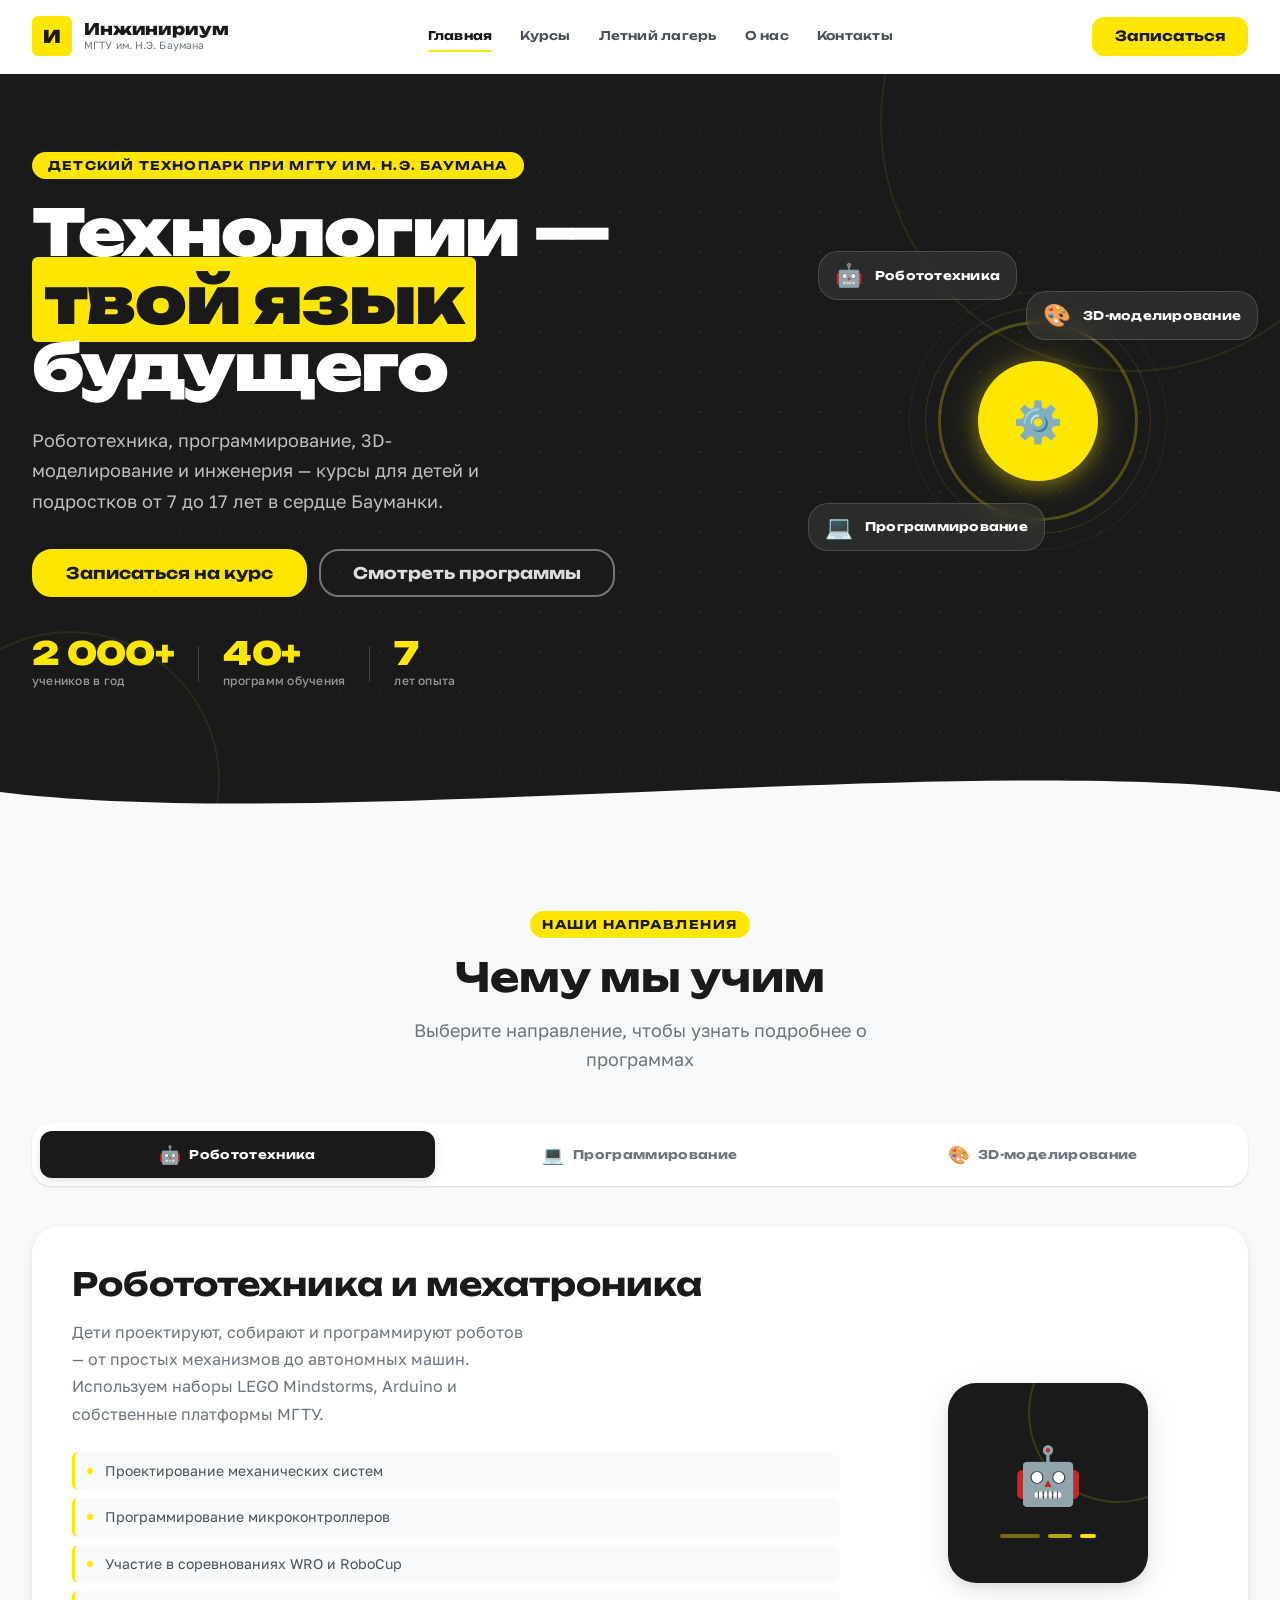
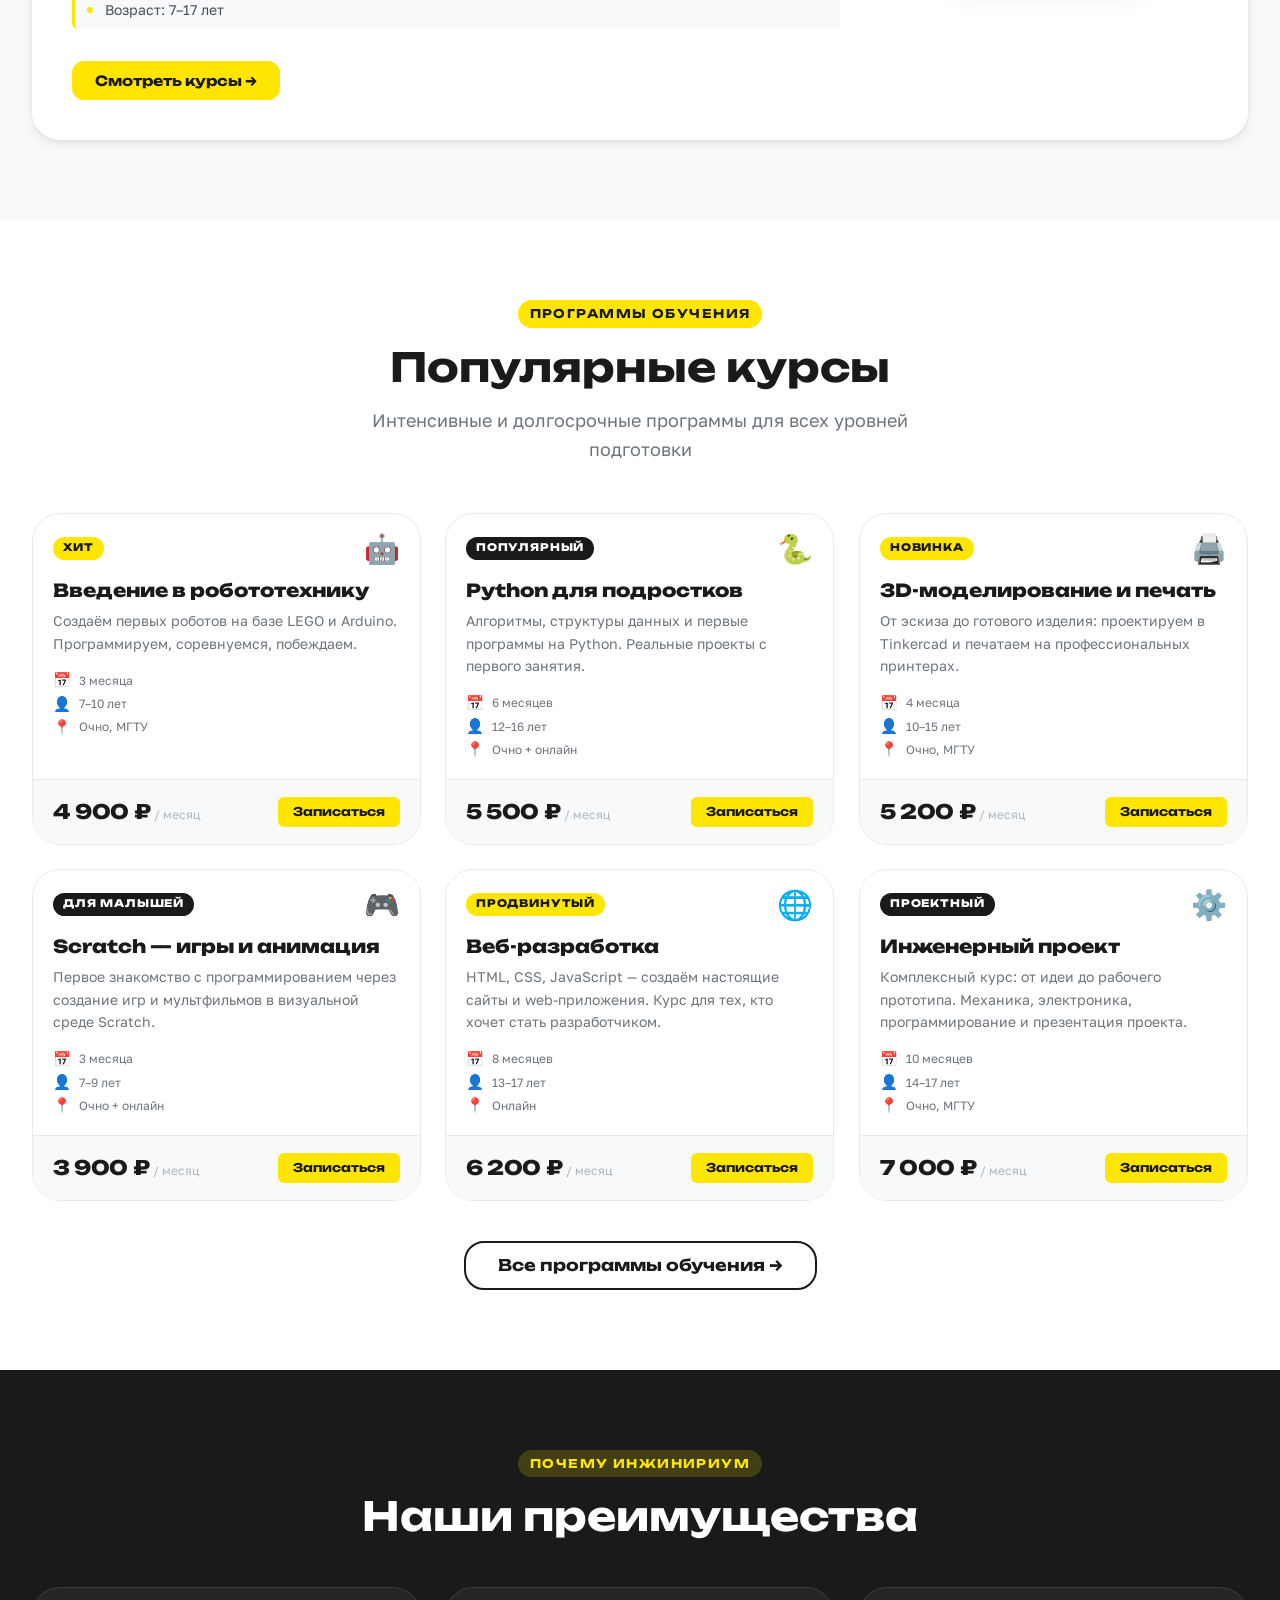
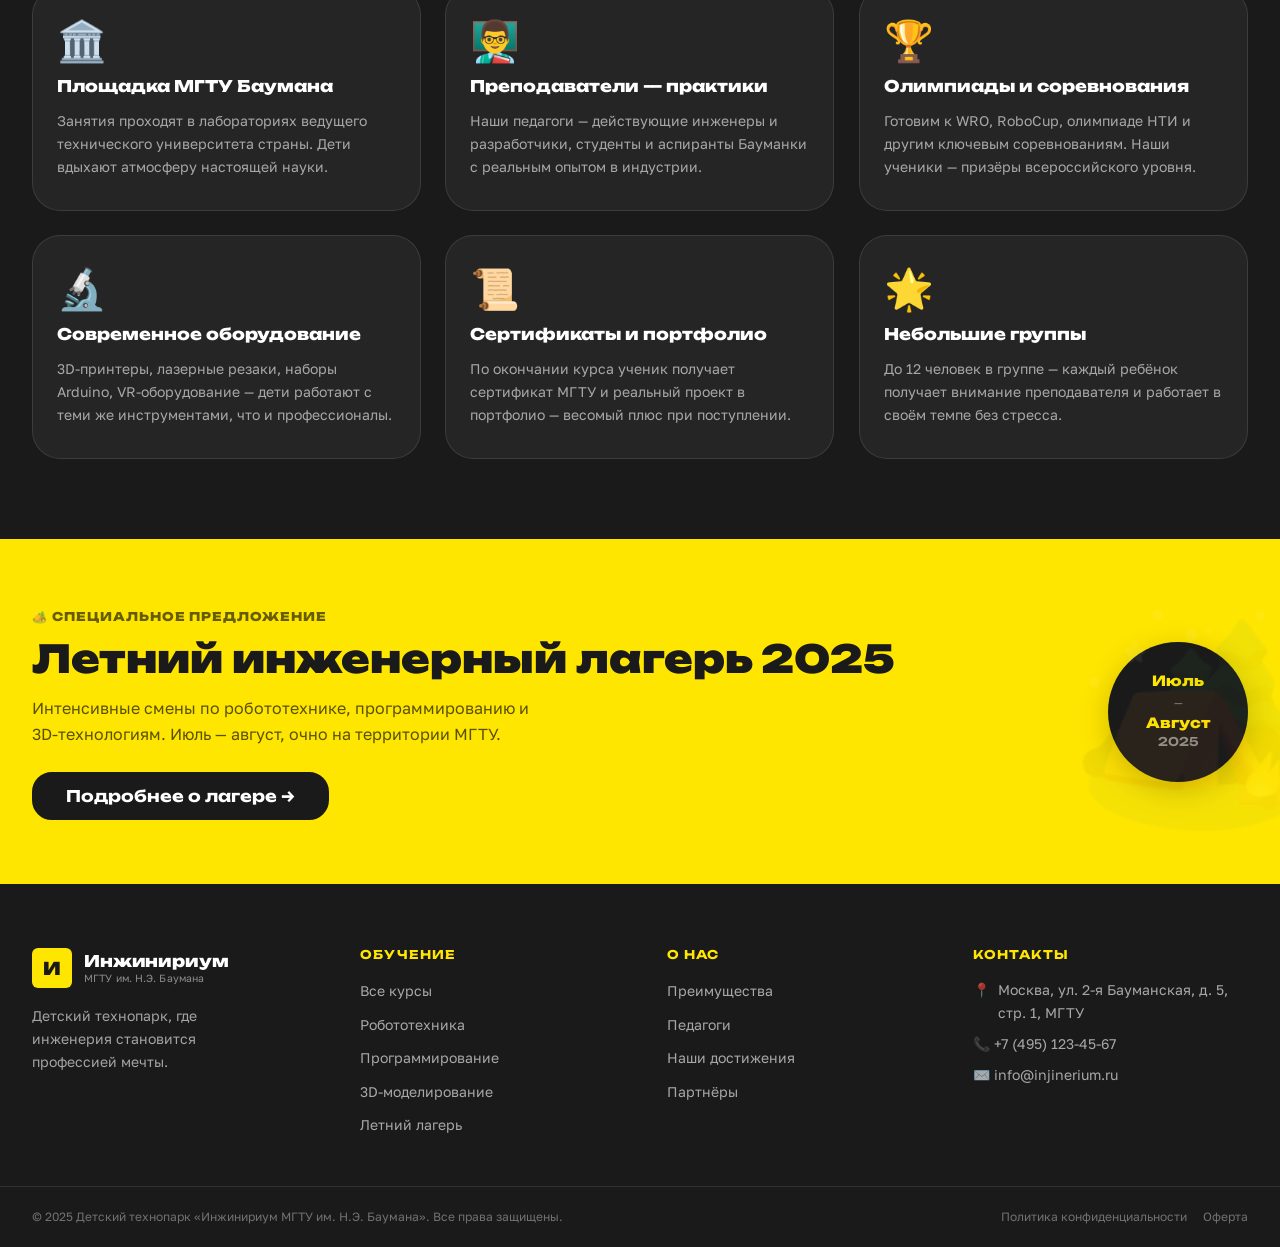
<file: index.html>
<!DOCTYPE html>
<html lang="ru">
<head>
  <meta charset="UTF-8" />
  <meta name="viewport" content="width=device-width, initial-scale=1.0" />
  <title>Инжинириум МГТУ им. Н.Э. Баумана — Детский технопарк (Редизайн)</title>
  <meta name="description" content="Детский технопарк Инжинириум при МГТУ им. Н.Э. Баумана — программы по робототехнике, программированию и 3D-моделированию для детей и подростков." />
  <link rel="stylesheet" href="css/global.css" />
  <link rel="stylesheet" href="css/index.css" />
  <link rel="preconnect" href="https://fonts.googleapis.com" />
  <link rel="preconnect" href="https://fonts.gstatic.com" crossorigin />
  <link href="https://fonts.googleapis.com/css2?family=Unbounded:wght@400;600;700;900&family=Golos+Text:wght@400;500;600&display=swap" rel="stylesheet" />
</head>
<body>

  <!-- ═══════════════════════════════════════════
       HEADER — фиксированная шапка
  ═══════════════════════════════════════════ -->
  <header class="site-header" id="siteHeader">
    <div class="container header-inner">

      <!-- Логотип -->
      <a href="index.html" class="header-logo" aria-label="На главную">
        <span class="logo-badge">И</span>
        <span class="logo-text">
          <strong>Инжинириум</strong>
          <span>МГТУ им. Н.Э. Баумана</span>
        </span>
      </a>

      <!-- Навигация -->
      <nav class="main-nav" aria-label="Основная навигация">
        <ul class="nav-list" role="list">
          <li><a href="index.html" class="nav-link active" aria-current="page">Главная</a></li>
          <li><a href="#courses" class="nav-link">Курсы</a></li>
          <li><a href="summer-camp.html" class="nav-link">Летний лагерь</a></li>
          <li><a href="#advantages" class="nav-link">О нас</a></li>
          <li><a href="#footer" class="nav-link">Контакты</a></li>
        </ul>
      </nav>

      <!-- CTA + бургер -->
      <div class="header-actions">
        <button class="btn btn-primary" id="headerCta" aria-haspopup="dialog">
          Записаться
        </button>
        <button class="burger" id="burgerBtn" aria-label="Открыть меню" aria-expanded="false" aria-controls="mobileMenu">
          <span></span><span></span><span></span>
        </button>
      </div>
    </div>

    <!-- Мобильное меню -->
    <nav class="mobile-menu" id="mobileMenu" aria-hidden="true">
      <ul class="mobile-nav-list" role="list">
        <li><a href="index.html" class="mobile-nav-link active">Главная</a></li>
        <li><a href="#courses" class="mobile-nav-link">Курсы</a></li>
        <li><a href="summer-camp.html" class="mobile-nav-link">Летний лагерь</a></li>
        <li><a href="#advantages" class="mobile-nav-link">О нас</a></li>
        <li><a href="#footer" class="mobile-nav-link">Контакты</a></li>
        <li>
          <button class="btn btn-primary btn-full" id="mobileCta" aria-haspopup="dialog">
            Записаться на курс
          </button>
        </li>
      </ul>
    </nav>
  </header>

  <!-- ═══════════════════════════════════════════
       MAIN CONTENT
  ═══════════════════════════════════════════ -->
  <main id="mainContent">

    <!-- ───────────────────────────────────────
         СЕКЦИЯ 1 — Hero / Главный баннер
    ─────────────────────────────────────────── -->
    <section class="hero" aria-labelledby="heroTitle">
      <div class="hero-bg-decor" aria-hidden="true">
        <div class="hero-gear hero-gear--1"></div>
        <div class="hero-gear hero-gear--2"></div>
        <div class="hero-dot-grid"></div>
      </div>

      <div class="container hero-inner">
        <div class="hero-content">
          <span class="hero-eyebrow">Детский технопарк при МГТУ им. Н.Э. Баумана</span>
          <h1 class="hero-title" id="heroTitle">
            Технологии —<br />
            <mark>твой язык</mark><br />
            будущего
          </h1>
          <p class="hero-desc">
            Робототехника, программирование, 3D-моделирование и инженерия —
            курсы для детей и подростков от&nbsp;7 до&nbsp;17 лет в&nbsp;сердце Бауманки.
          </p>
          <div class="hero-actions">
            <button class="btn btn-primary btn-lg" id="heroCta" aria-haspopup="dialog">
              Записаться на курс
            </button>
            <a href="#courses" class="btn btn-outline btn-lg">
              Смотреть программы
            </a>
          </div>
          <div class="hero-stats">
            <div class="stat">
              <span class="stat-num">2&thinsp;000<sup>+</sup></span>
              <span class="stat-label">учеников в год</span>
            </div>
            <div class="stat-divider" aria-hidden="true"></div>
            <div class="stat">
              <span class="stat-num">40<sup>+</sup></span>
              <span class="stat-label">программ обучения</span>
            </div>
            <div class="stat-divider" aria-hidden="true"></div>
            <div class="stat">
              <span class="stat-num">7</span>
              <span class="stat-label">лет опыта</span>
            </div>
          </div>
        </div>

        <div class="hero-visual" aria-hidden="true">
          <div class="hero-card-float hero-card-float--1">
            <span class="hcf-icon">🤖</span>
            <span class="hcf-text">Робототехника</span>
          </div>
          <div class="hero-badge-ring">
            <div class="hero-badge-ring__inner">
              <span class="hero-badge-emoji">⚙️</span>
            </div>
          </div>
          <div class="hero-card-float hero-card-float--2">
            <span class="hcf-icon">💻</span>
            <span class="hcf-text">Программирование</span>
          </div>
          <div class="hero-card-float hero-card-float--3">
            <span class="hcf-icon">🎨</span>
            <span class="hcf-text">3D-моделирование</span>
          </div>
        </div>
      </div>

      <!-- Волна-переход -->
      <div class="hero-wave" aria-hidden="true">
        <svg viewBox="0 0 1440 80" xmlns="http://www.w3.org/2000/svg" preserveAspectRatio="none">
          <path d="M0,40 C360,80 1080,0 1440,40 L1440,80 L0,80 Z" fill="#F8F9FA"/>
        </svg>
      </div>
    </section>

    <!-- ───────────────────────────────────────
         СЕКЦИЯ 2 — Направления (Tab-switcher)
    ─────────────────────────────────────────── -->
    <section class="directions" id="directions" aria-labelledby="directionsTitle">
      <div class="container">
        <header class="section-header">
          <span class="section-eyebrow">Наши направления</span>
          <h2 class="section-title" id="directionsTitle">Чему мы учим</h2>
          <p class="section-desc">Выберите направление, чтобы узнать подробнее о программах</p>
        </header>

        <!-- Таб-переключатель -->
        <div class="tabs" role="tablist" aria-label="Направления обучения">
          <button class="tab-btn active" role="tab" aria-selected="true"
                  aria-controls="tab-robotics" id="btn-robotics" data-tab="robotics">
            <span class="tab-icon">🤖</span>
            Робототехника
          </button>
          <button class="tab-btn" role="tab" aria-selected="false"
                  aria-controls="tab-coding" id="btn-coding" data-tab="coding">
            <span class="tab-icon">💻</span>
            Программирование
          </button>
          <button class="tab-btn" role="tab" aria-selected="false"
                  aria-controls="tab-3d" id="btn-3d" data-tab="3d">
            <span class="tab-icon">🎨</span>
            3D-моделирование
          </button>
        </div>

        <!-- Таб-контент: Робототехника -->
        <div class="tab-panel active" role="tabpanel" id="tab-robotics"
             aria-labelledby="btn-robotics" tabindex="0">
          <div class="tab-content-grid">
            <div class="tab-info">
              <h3 class="tab-content-title">Робототехника и мехатроника</h3>
              <p class="tab-content-desc">
                Дети проектируют, собирают и программируют роботов — от простых
                механизмов до автономных машин. Используем наборы LEGO Mindstorms,
                Arduino и собственные платформы МГТУ.
              </p>
              <ul class="tab-features" role="list">
                <li>Проектирование механических систем</li>
                <li>Программирование микроконтроллеров</li>
                <li>Участие в соревнованиях WRO и RoboCup</li>
                <li>Возраст: 7–17 лет</li>
              </ul>
              <a href="#courses" class="btn btn-primary">Смотреть курсы →</a>
            </div>
            <div class="tab-illustration tab-illustration--robotics" aria-hidden="true">
              <div class="tab-illus-card">
                <div class="tab-illus-icon">🤖</div>
                <div class="tab-illus-lines">
                  <span></span><span></span><span></span>
                </div>
              </div>
            </div>
          </div>
        </div>

        <!-- Таб-контент: Программирование -->
        <div class="tab-panel" role="tabpanel" id="tab-coding"
             aria-labelledby="btn-coding" tabindex="0" hidden>
          <div class="tab-content-grid">
            <div class="tab-info">
              <h3 class="tab-content-title">Программирование и разработка</h3>
              <p class="tab-content-desc">
                От Scratch для малышей до Python, JavaScript и создания мобильных
                приложений для старших. Каждый ученик уходит с реальным проектом
                в портфолио.
              </p>
              <ul class="tab-features" role="list">
                <li>Scratch / Blockly для начинающих (7–10 лет)</li>
                <li>Python и основы алгоритмов (11–14 лет)</li>
                <li>Web-разработка и приложения (14–17 лет)</li>
                <li>Работа над реальными проектами</li>
              </ul>
              <a href="#courses" class="btn btn-primary">Смотреть курсы →</a>
            </div>
            <div class="tab-illustration tab-illustration--coding" aria-hidden="true">
              <div class="tab-illus-card">
                <div class="tab-illus-icon">💻</div>
                <div class="tab-illus-lines">
                  <span></span><span></span><span></span>
                </div>
              </div>
            </div>
          </div>
        </div>

        <!-- Таб-контент: 3D-моделирование -->
        <div class="tab-panel" role="tabpanel" id="tab-3d"
             aria-labelledby="btn-3d" tabindex="0" hidden>
          <div class="tab-content-grid">
            <div class="tab-info">
              <h3 class="tab-content-title">3D-моделирование и дизайн</h3>
              <p class="tab-content-desc">
                Дети создают 3D-модели в Tinkercad и Fusion 360, а затем
                воплощают их в жизнь на 3D-принтерах технопарка. Инженерное
                мышление через визуальное творчество.
              </p>
              <ul class="tab-features" role="list">
                <li>Основы 3D-моделирования в Tinkercad</li>
                <li>Продвинутое проектирование в Fusion 360</li>
                <li>Печать на профессиональных 3D-принтерах</li>
                <li>Элементы промышленного дизайна</li>
              </ul>
              <a href="#courses" class="btn btn-primary">Смотреть курсы →</a>
            </div>
            <div class="tab-illustration tab-illustration--3d" aria-hidden="true">
              <div class="tab-illus-card">
                <div class="tab-illus-icon">🎨</div>
                <div class="tab-illus-lines">
                  <span></span><span></span><span></span>
                </div>
              </div>
            </div>
          </div>
        </div>
      </div>
    </section>

    <!-- ───────────────────────────────────────
         СЕКЦИЯ 3 — Популярные курсы (карточки)
    ─────────────────────────────────────────── -->
    <section class="courses" id="courses" aria-labelledby="coursesTitle">
      <div class="container">
        <header class="section-header">
          <span class="section-eyebrow">Программы обучения</span>
          <h2 class="section-title" id="coursesTitle">Популярные курсы</h2>
          <p class="section-desc">Интенсивные и долгосрочные программы для всех уровней подготовки</p>
        </header>

        <div class="courses-grid" role="list">

          <!-- Карточка 1 -->
          <article class="course-card reveal-card" role="listitem"
                   aria-label="Курс: Введение в робототехнику">
            <div class="course-card__top">
              <span class="course-badge course-badge--new">Хит</span>
              <span class="course-icon" aria-hidden="true">🤖</span>
            </div>
            <div class="course-card__body">
              <h3 class="course-title">Введение в робототехнику</h3>
              <p class="course-desc">Создаём первых роботов на базе LEGO и Arduino. Программируем, соревнуемся, побеждаем.</p>
              <ul class="course-meta" role="list">
                <li class="course-meta__item">
                  <span class="meta-icon" aria-hidden="true">📅</span>
                  <span>3 месяца</span>
                </li>
                <li class="course-meta__item">
                  <span class="meta-icon" aria-hidden="true">👤</span>
                  <span>7–10 лет</span>
                </li>
                <li class="course-meta__item">
                  <span class="meta-icon" aria-hidden="true">📍</span>
                  <span>Очно, МГТУ</span>
                </li>
              </ul>
            </div>
            <div class="course-card__footer">
              <div class="course-price">
                <span class="price-amount">4 900 ₽</span>
                <span class="price-period">/ месяц</span>
              </div>
              <button class="btn btn-primary btn-sm" aria-haspopup="dialog"
                      data-course="Введение в робототехнику">
                Записаться
              </button>
            </div>
          </article>

          <!-- Карточка 2 -->
          <article class="course-card reveal-card" role="listitem"
                   aria-label="Курс: Python для подростков">
            <div class="course-card__top">
              <span class="course-badge course-badge--popular">Популярный</span>
              <span class="course-icon" aria-hidden="true">🐍</span>
            </div>
            <div class="course-card__body">
              <h3 class="course-title">Python для подростков</h3>
              <p class="course-desc">Алгоритмы, структуры данных и первые программы на Python. Реальные проекты с первого занятия.</p>
              <ul class="course-meta" role="list">
                <li class="course-meta__item">
                  <span class="meta-icon" aria-hidden="true">📅</span>
                  <span>6 месяцев</span>
                </li>
                <li class="course-meta__item">
                  <span class="meta-icon" aria-hidden="true">👤</span>
                  <span>12–16 лет</span>
                </li>
                <li class="course-meta__item">
                  <span class="meta-icon" aria-hidden="true">📍</span>
                  <span>Очно + онлайн</span>
                </li>
              </ul>
            </div>
            <div class="course-card__footer">
              <div class="course-price">
                <span class="price-amount">5 500 ₽</span>
                <span class="price-period">/ месяц</span>
              </div>
              <button class="btn btn-primary btn-sm" aria-haspopup="dialog"
                      data-course="Python для подростков">
                Записаться
              </button>
            </div>
          </article>

          <!-- Карточка 3 -->
          <article class="course-card reveal-card" role="listitem"
                   aria-label="Курс: 3D-моделирование и печать">
            <div class="course-card__top">
              <span class="course-badge course-badge--new">Новинка</span>
              <span class="course-icon" aria-hidden="true">🖨️</span>
            </div>
            <div class="course-card__body">
              <h3 class="course-title">3D-моделирование и печать</h3>
              <p class="course-desc">От эскиза до готового изделия: проектируем в Tinkercad и печатаем на профессиональных принтерах.</p>
              <ul class="course-meta" role="list">
                <li class="course-meta__item">
                  <span class="meta-icon" aria-hidden="true">📅</span>
                  <span>4 месяца</span>
                </li>
                <li class="course-meta__item">
                  <span class="meta-icon" aria-hidden="true">👤</span>
                  <span>10–15 лет</span>
                </li>
                <li class="course-meta__item">
                  <span class="meta-icon" aria-hidden="true">📍</span>
                  <span>Очно, МГТУ</span>
                </li>
              </ul>
            </div>
            <div class="course-card__footer">
              <div class="course-price">
                <span class="price-amount">5 200 ₽</span>
                <span class="price-period">/ месяц</span>
              </div>
              <button class="btn btn-primary btn-sm" aria-haspopup="dialog"
                      data-course="3D-моделирование и печать">
                Записаться
              </button>
            </div>
          </article>

          <!-- Карточка 4 -->
          <article class="course-card reveal-card" role="listitem"
                   aria-label="Курс: Scratch — игры и анимация">
            <div class="course-card__top">
              <span class="course-badge course-badge--popular">Для малышей</span>
              <span class="course-icon" aria-hidden="true">🎮</span>
            </div>
            <div class="course-card__body">
              <h3 class="course-title">Scratch — игры и анимация</h3>
              <p class="course-desc">Первое знакомство с программированием через создание игр и мультфильмов в визуальной среде Scratch.</p>
              <ul class="course-meta" role="list">
                <li class="course-meta__item">
                  <span class="meta-icon" aria-hidden="true">📅</span>
                  <span>3 месяца</span>
                </li>
                <li class="course-meta__item">
                  <span class="meta-icon" aria-hidden="true">👤</span>
                  <span>7–9 лет</span>
                </li>
                <li class="course-meta__item">
                  <span class="meta-icon" aria-hidden="true">📍</span>
                  <span>Очно + онлайн</span>
                </li>
              </ul>
            </div>
            <div class="course-card__footer">
              <div class="course-price">
                <span class="price-amount">3 900 ₽</span>
                <span class="price-period">/ месяц</span>
              </div>
              <button class="btn btn-primary btn-sm" aria-haspopup="dialog"
                      data-course="Scratch — игры и анимация">
                Записаться
              </button>
            </div>
          </article>

          <!-- Карточка 5 -->
          <article class="course-card reveal-card" role="listitem"
                   aria-label="Курс: Веб-разработка">
            <div class="course-card__top">
              <span class="course-badge course-badge--new">Продвинутый</span>
              <span class="course-icon" aria-hidden="true">🌐</span>
            </div>
            <div class="course-card__body">
              <h3 class="course-title">Веб-разработка</h3>
              <p class="course-desc">HTML, CSS, JavaScript — создаём настоящие сайты и web-приложения. Курс для тех, кто хочет стать разработчиком.</p>
              <ul class="course-meta" role="list">
                <li class="course-meta__item">
                  <span class="meta-icon" aria-hidden="true">📅</span>
                  <span>8 месяцев</span>
                </li>
                <li class="course-meta__item">
                  <span class="meta-icon" aria-hidden="true">👤</span>
                  <span>13–17 лет</span>
                </li>
                <li class="course-meta__item">
                  <span class="meta-icon" aria-hidden="true">📍</span>
                  <span>Онлайн</span>
                </li>
              </ul>
            </div>
            <div class="course-card__footer">
              <div class="course-price">
                <span class="price-amount">6 200 ₽</span>
                <span class="price-period">/ месяц</span>
              </div>
              <button class="btn btn-primary btn-sm" aria-haspopup="dialog"
                      data-course="Веб-разработка">
                Записаться
              </button>
            </div>
          </article>

          <!-- Карточка 6 -->
          <article class="course-card reveal-card" role="listitem"
                   aria-label="Курс: Инженерный проект">
            <div class="course-card__top">
              <span class="course-badge course-badge--popular">Проектный</span>
              <span class="course-icon" aria-hidden="true">⚙️</span>
            </div>
            <div class="course-card__body">
              <h3 class="course-title">Инженерный проект</h3>
              <p class="course-desc">Комплексный курс: от идеи до рабочего прототипа. Механика, электроника, программирование и презентация проекта.</p>
              <ul class="course-meta" role="list">
                <li class="course-meta__item">
                  <span class="meta-icon" aria-hidden="true">📅</span>
                  <span>10 месяцев</span>
                </li>
                <li class="course-meta__item">
                  <span class="meta-icon" aria-hidden="true">👤</span>
                  <span>14–17 лет</span>
                </li>
                <li class="course-meta__item">
                  <span class="meta-icon" aria-hidden="true">📍</span>
                  <span>Очно, МГТУ</span>
                </li>
              </ul>
            </div>
            <div class="course-card__footer">
              <div class="course-price">
                <span class="price-amount">7 000 ₽</span>
                <span class="price-period">/ месяц</span>
              </div>
              <button class="btn btn-primary btn-sm" aria-haspopup="dialog"
                      data-course="Инженерный проект">
                Записаться
              </button>
            </div>
          </article>

        </div><!-- /courses-grid -->

        <div class="courses-cta">
          <a href="#" class="btn btn-outline btn-lg">
            Все программы обучения →
          </a>
        </div>
      </div>
    </section>

    <!-- ───────────────────────────────────────
         СЕКЦИЯ 4 — Преимущества
    ─────────────────────────────────────────── -->
    <section class="advantages" id="advantages" aria-labelledby="advantagesTitle">
      <div class="container">
        <header class="section-header section-header--light">
          <span class="section-eyebrow section-eyebrow--light">Почему Инжинириум</span>
          <h2 class="section-title section-title--light" id="advantagesTitle">
            Наши преимущества
          </h2>
        </header>

        <div class="advantages-grid">
          <div class="advantage-item reveal-card">
            <div class="advantage-icon" aria-hidden="true">🏛️</div>
            <h3 class="advantage-title">Площадка МГТУ Баумана</h3>
            <p class="advantage-desc">
              Занятия проходят в лабораториях ведущего технического университета
              страны. Дети вдыхают атмосферу настоящей науки.
            </p>
          </div>
          <div class="advantage-item reveal-card">
            <div class="advantage-icon" aria-hidden="true">👨‍🏫</div>
            <h3 class="advantage-title">Преподаватели — практики</h3>
            <p class="advantage-desc">
              Наши педагоги — действующие инженеры и разработчики, студенты
              и аспиранты Бауманки с реальным опытом в индустрии.
            </p>
          </div>
          <div class="advantage-item reveal-card">
            <div class="advantage-icon" aria-hidden="true">🏆</div>
            <h3 class="advantage-title">Олимпиады и соревнования</h3>
            <p class="advantage-desc">
              Готовим к WRO, RoboCup, олимпиаде НТИ и другим ключевым
              соревнованиям. Наши ученики — призёры всероссийского уровня.
            </p>
          </div>
          <div class="advantage-item reveal-card">
            <div class="advantage-icon" aria-hidden="true">🔬</div>
            <h3 class="advantage-title">Современное оборудование</h3>
            <p class="advantage-desc">
              3D-принтеры, лазерные резаки, наборы Arduino, VR-оборудование —
              дети работают с теми же инструментами, что и профессионалы.
            </p>
          </div>
          <div class="advantage-item reveal-card">
            <div class="advantage-icon" aria-hidden="true">📜</div>
            <h3 class="advantage-title">Сертификаты и портфолио</h3>
            <p class="advantage-desc">
              По окончании курса ученик получает сертификат МГТУ и реальный
              проект в портфолио — весомый плюс при поступлении.
            </p>
          </div>
          <div class="advantage-item reveal-card">
            <div class="advantage-icon" aria-hidden="true">🌟</div>
            <h3 class="advantage-title">Небольшие группы</h3>
            <p class="advantage-desc">
              До 12 человек в группе — каждый ребёнок получает внимание
              преподавателя и работает в своём темпе без стресса.
            </p>
          </div>
        </div>
      </div>
    </section>

    <!-- ───────────────────────────────────────
         СЕКЦИЯ 5 — Летний лагерь (промо-блок)
    ─────────────────────────────────────────── -->
    <section class="camp-promo reveal-card" aria-labelledby="campPromoTitle">
      <div class="container camp-promo-inner">
        <div class="camp-promo-content">
          <span class="camp-promo-eyebrow">🏕️ Специальное предложение</span>
          <h2 class="camp-promo-title" id="campPromoTitle">
            Летний инженерный лагерь 2025
          </h2>
          <p class="camp-promo-desc">
            Интенсивные смены по робототехнике, программированию и 3D-технологиям.
            Июль — август, очно на территории МГТУ.
          </p>
          <div class="camp-promo-actions">
            <a href="summer-camp.html" class="btn btn-primary btn-lg">
              Подробнее о лагере →
            </a>
          </div>
        </div>
        <div class="camp-promo-visual" aria-hidden="true">
          <div class="camp-promo-badge">
            <span class="cpb-month">Июль</span>
            <span class="cpb-dash">—</span>
            <span class="cpb-month">Август</span>
            <span class="cpb-year">2025</span>
          </div>
        </div>
      </div>
    </section>

  </main><!-- /main -->

  <!-- ═══════════════════════════════════════════
       FOOTER
  ═══════════════════════════════════════════ -->
  <footer class="site-footer" id="footer">
    <div class="container footer-inner">

      <div class="footer-brand">
        <a href="index.html" class="footer-logo" aria-label="Инжинириум — на главную">
          <span class="logo-badge">И</span>
          <span class="logo-text">
            <strong>Инжинириум</strong>
            <span>МГТУ им. Н.Э. Баумана</span>
          </span>
        </a>
        <p class="footer-tagline">
          Детский технопарк, где инженерия становится профессией мечты.
        </p>
      </div>

      <nav class="footer-nav" aria-label="Навигация в подвале">
        <div class="footer-nav-col">
          <h3 class="footer-nav-title">Обучение</h3>
          <ul role="list">
            <li><a href="#courses">Все курсы</a></li>
            <li><a href="#directions">Робототехника</a></li>
            <li><a href="#directions">Программирование</a></li>
            <li><a href="#directions">3D-моделирование</a></li>
            <li><a href="summer-camp.html">Летний лагерь</a></li>
          </ul>
        </div>
        <div class="footer-nav-col">
          <h3 class="footer-nav-title">О нас</h3>
          <ul role="list">
            <li><a href="#advantages">Преимущества</a></li>
            <li><a href="#">Педагоги</a></li>
            <li><a href="#">Наши достижения</a></li>
            <li><a href="#">Партнёры</a></li>
          </ul>
        </div>
        <div class="footer-nav-col">
          <h3 class="footer-nav-title">Контакты</h3>
          <address class="footer-contacts">
            <p>
              <span aria-label="Адрес">📍</span>
              Москва, ул. 2-я Бауманская, д.&nbsp;5, стр.&nbsp;1, МГТУ
            </p>
            <p>
              <a href="tel:+74951234567">
                <span aria-label="Телефон">📞</span>
                +7 (495) 123-45-67
              </a>
            </p>
            <p>
              <a href="mailto:info@injinerium.ru">
                <span aria-label="Email">✉️</span>
                info@injinerium.ru
              </a>
            </p>
          </address>
        </div>
      </nav>

    </div>

    <div class="footer-bottom">
      <div class="container footer-bottom-inner">
        <p class="footer-copy">
          &copy; 2025 Детский технопарк «Инжинириум МГТУ им. Н.Э. Баумана». Все права защищены.
        </p>
        <nav class="footer-legal" aria-label="Правовые ссылки">
          <a href="#">Политика конфиденциальности</a>
          <a href="#">Оферта</a>
        </nav>
      </div>
    </div>
  </footer>

  <!-- ═══════════════════════════════════════════
       МОДАЛЬНОЕ ОКНО — Запись на курс
  ═══════════════════════════════════════════ -->
  <div class="modal-overlay" id="modalOverlay" role="dialog" aria-modal="true"
       aria-labelledby="modalTitle" aria-hidden="true">
    <div class="modal-window">
      <button class="modal-close" id="modalClose" aria-label="Закрыть окно">
        <svg width="20" height="20" viewBox="0 0 20 20" fill="none" aria-hidden="true">
          <path d="M2 2L18 18M18 2L2 18" stroke="currentColor" stroke-width="2.5" stroke-linecap="round"/>
        </svg>
      </button>

      <div class="modal-header">
        <span class="modal-eyebrow">🚀 Запись на курс</span>
        <h2 class="modal-title" id="modalTitle">Оставьте заявку</h2>
        <p class="modal-desc">
          Мы свяжемся с вами в течение одного рабочего дня и подберём
          подходящее время и группу.
        </p>
      </div>

      <form class="modal-form" id="enrollForm" novalidate>
        <div class="form-group">
          <label class="form-label" for="parentName">Имя родителя <span aria-hidden="true">*</span></label>
          <input class="form-input" type="text" id="parentName" name="parentName"
                 placeholder="Иван Иванов" required autocomplete="name" />
          <span class="form-error" id="parentNameError" role="alert"></span>
        </div>

        <div class="form-group">
          <label class="form-label" for="childName">Имя ребёнка <span aria-hidden="true">*</span></label>
          <input class="form-input" type="text" id="childName" name="childName"
                 placeholder="Алёша" required />
          <span class="form-error" id="childNameError" role="alert"></span>
        </div>

        <div class="form-row">
          <div class="form-group">
            <label class="form-label" for="childAge">Возраст ребёнка <span aria-hidden="true">*</span></label>
            <select class="form-input form-select" id="childAge" name="childAge" required>
              <option value="" disabled selected>Выберите возраст</option>
              <option value="7">7 лет</option>
              <option value="8">8 лет</option>
              <option value="9">9 лет</option>
              <option value="10">10 лет</option>
              <option value="11">11 лет</option>
              <option value="12">12 лет</option>
              <option value="13">13 лет</option>
              <option value="14">14 лет</option>
              <option value="15">15 лет</option>
              <option value="16">16 лет</option>
              <option value="17">17 лет</option>
            </select>
            <span class="form-error" id="childAgeError" role="alert"></span>
          </div>
          <div class="form-group">
            <label class="form-label" for="courseSelect">Курс</label>
            <select class="form-input form-select" id="courseSelect" name="courseSelect">
              <option value="" disabled selected>Выберите курс</option>
              <option value="robotics">Введение в робототехнику</option>
              <option value="python">Python для подростков</option>
              <option value="3d">3D-моделирование и печать</option>
              <option value="scratch">Scratch — игры и анимация</option>
              <option value="web">Веб-разработка</option>
              <option value="project">Инженерный проект</option>
              <option value="camp">Летний лагерь</option>
            </select>
          </div>
        </div>

        <div class="form-group">
          <label class="form-label" for="phoneNumber">Телефон <span aria-hidden="true">*</span></label>
          <input class="form-input" type="tel" id="phoneNumber" name="phoneNumber"
                 placeholder="+7 (999) 000-00-00" required autocomplete="tel" />
          <span class="form-error" id="phoneError" role="alert"></span>
        </div>

        <div class="form-group">
          <label class="form-label" for="commentText">Комментарий</label>
          <textarea class="form-input form-textarea" id="commentText" name="commentText"
                    placeholder="Укажите удобное время, вопросы..." rows="3"></textarea>
        </div>

        <div class="form-check">
          <input type="checkbox" id="privacyCheck" name="privacyCheck" required />
          <label for="privacyCheck">
            Даю согласие на <a href="#">обработку персональных данных</a>
          </label>
          <span class="form-error" id="privacyError" role="alert"></span>
        </div>

        <button type="submit" class="btn btn-primary btn-full btn-lg">
          Отправить заявку
        </button>
      </form>

      <div class="modal-success" id="modalSuccess" hidden>
        <div class="success-icon" aria-hidden="true">✅</div>
        <h3 class="success-title">Заявка принята!</h3>
        <p class="success-desc">
          Спасибо! Наш менеджер свяжется с вами в течение одного рабочего дня.
        </p>
        <button class="btn btn-outline" id="successClose">
          Закрыть
        </button>
      </div>
    </div>
  </div>

  <!-- Скрипты -->
  <script src="js/global.js"></script>
  <script src="js/index.js"></script>
</body>
</html>
</file>
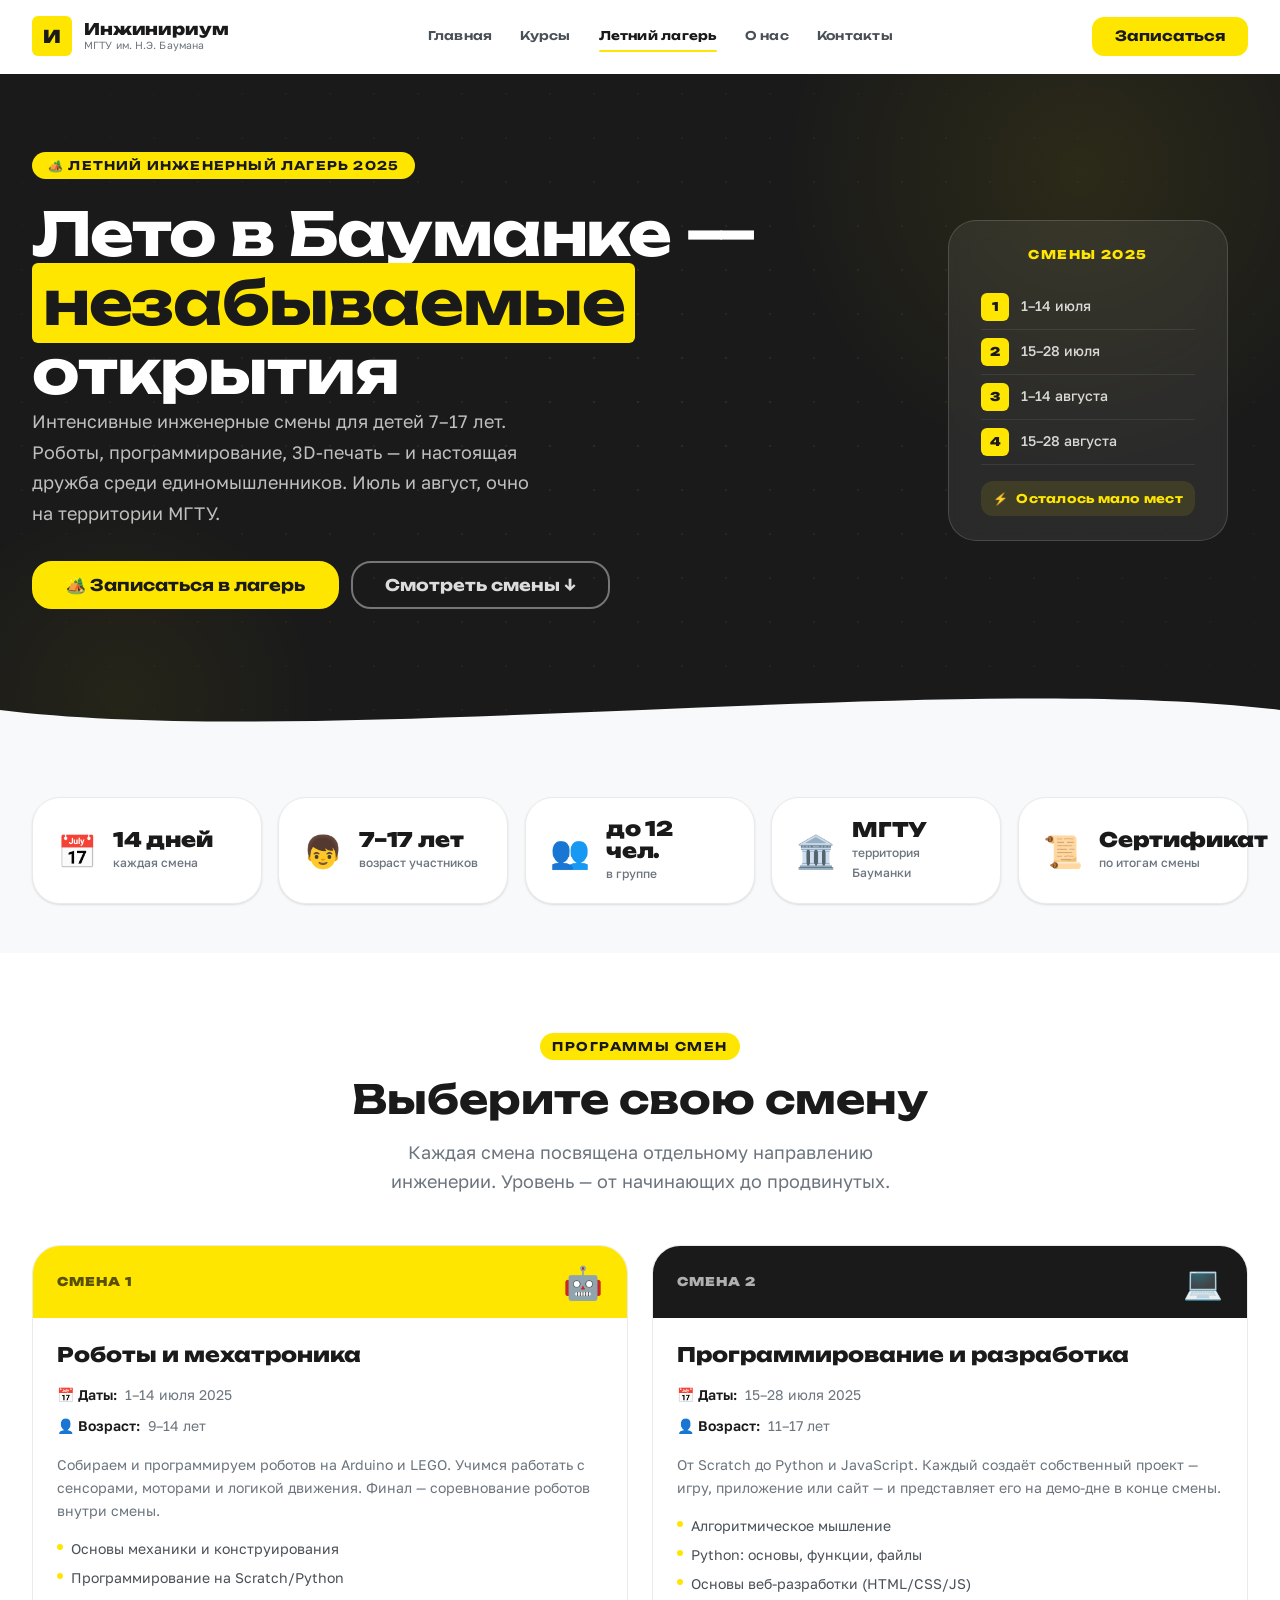
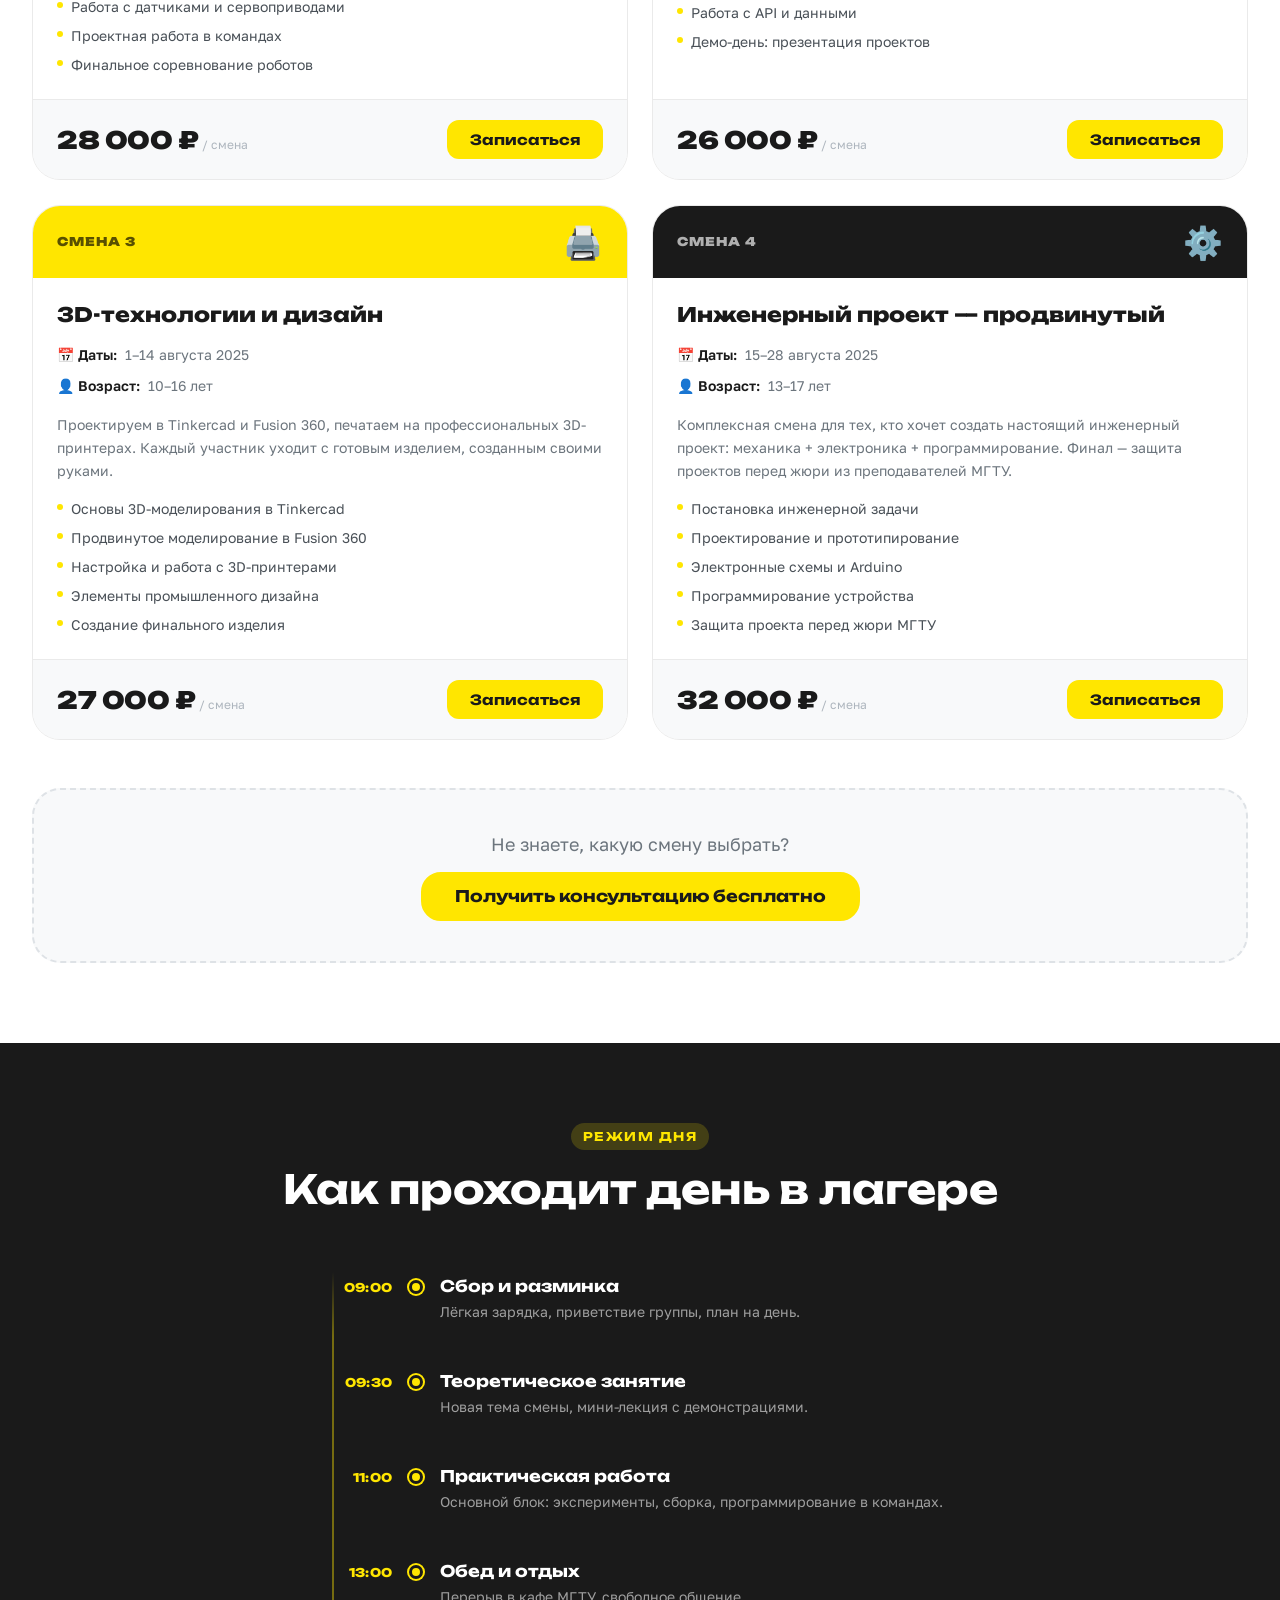
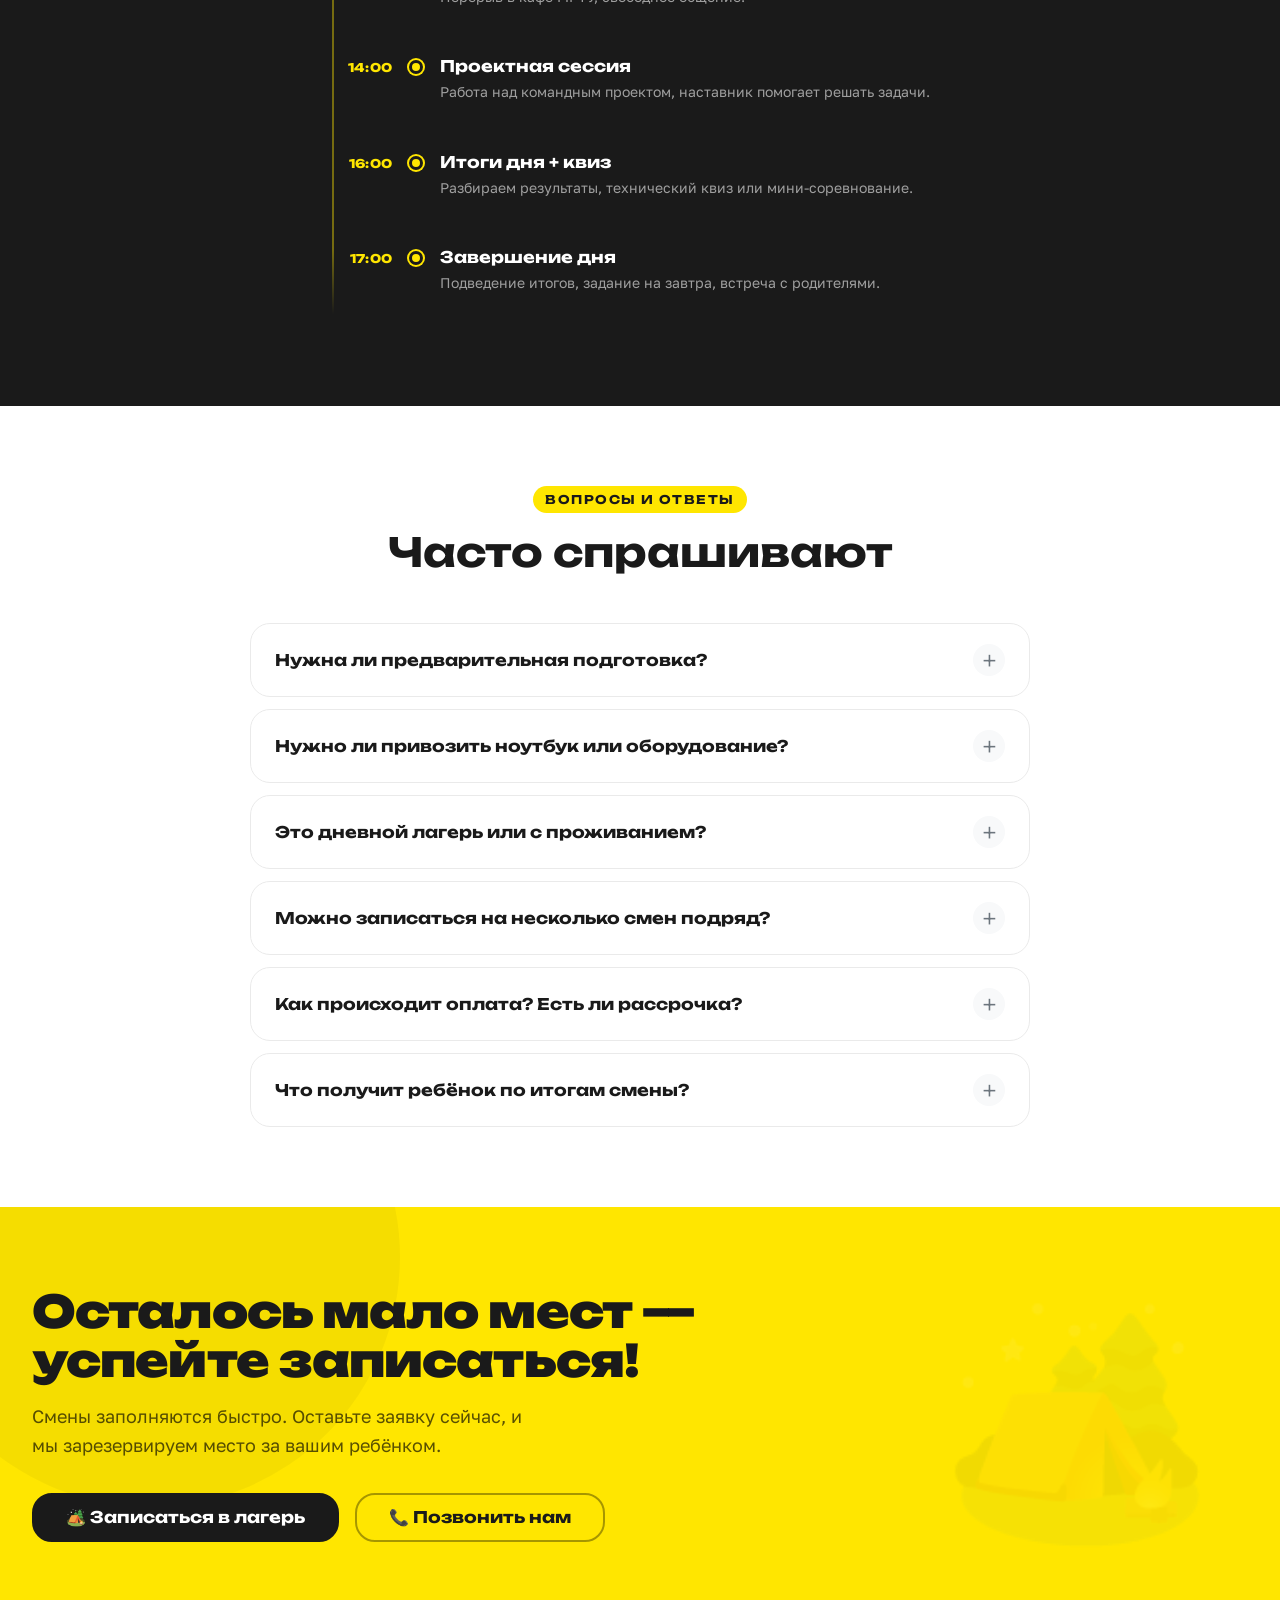
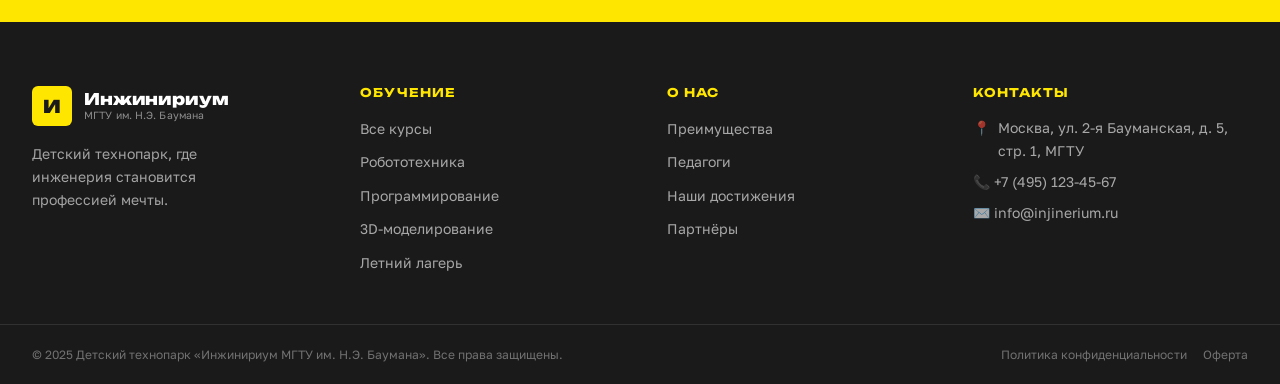
<file: summer-camp.html>
<!DOCTYPE html>
<html lang="ru">
<head>
  <meta charset="UTF-8" />
  <meta name="viewport" content="width=device-width, initial-scale=1.0" />
  <title>Летний инженерный лагерь — Инжинириум МГТУ им. Н.Э. Баумана</title>
  <meta name="description" content="Летний инженерный лагерь Инжинириум 2025 — интенсивные смены по робототехнике, программированию и 3D-технологиям для детей 7–17 лет при МГТУ Баумана." />
  <link rel="stylesheet" href="css/global.css" />
  <link rel="stylesheet" href="css/summer-camp.css" />
  <link rel="preconnect" href="https://fonts.googleapis.com" />
  <link rel="preconnect" href="https://fonts.gstatic.com" crossorigin />
  <link href="https://fonts.googleapis.com/css2?family=Unbounded:wght@400;600;700;900&family=Golos+Text:wght@400;500;600&display=swap" rel="stylesheet" />
</head>
<body>

  <!-- ═══════════════════════════════════════════
       HEADER (идентичен главной)
  ═══════════════════════════════════════════ -->
  <header class="site-header" id="siteHeader">
    <div class="container header-inner">
      <a href="index.html" class="header-logo" aria-label="На главную">
        <span class="logo-badge">И</span>
        <span class="logo-text">
          <strong>Инжинириум</strong>
          <span>МГТУ им. Н.Э. Баумана</span>
        </span>
      </a>

      <nav class="main-nav" aria-label="Основная навигация">
        <ul class="nav-list" role="list">
          <li><a href="index.html" class="nav-link">Главная</a></li>
          <li><a href="index.html#courses" class="nav-link">Курсы</a></li>
          <li><a href="summer-camp.html" class="nav-link active" aria-current="page">Летний лагерь</a></li>
          <li><a href="index.html#advantages" class="nav-link">О нас</a></li>
          <li><a href="index.html#footer" class="nav-link">Контакты</a></li>
        </ul>
      </nav>

      <div class="header-actions">
        <button class="btn btn-primary" id="headerCta" aria-haspopup="dialog">
          Записаться
        </button>
        <button class="burger" id="burgerBtn" aria-label="Открыть меню"
                aria-expanded="false" aria-controls="mobileMenu">
          <span></span><span></span><span></span>
        </button>
      </div>
    </div>

    <nav class="mobile-menu" id="mobileMenu" aria-hidden="true">
      <ul class="mobile-nav-list" role="list">
        <li><a href="index.html" class="mobile-nav-link">Главная</a></li>
        <li><a href="index.html#courses" class="mobile-nav-link">Курсы</a></li>
        <li><a href="summer-camp.html" class="mobile-nav-link active">Летний лагерь</a></li>
        <li><a href="index.html#advantages" class="mobile-nav-link">О нас</a></li>
        <li><a href="index.html#footer" class="mobile-nav-link">Контакты</a></li>
        <li>
          <button class="btn btn-primary btn-full" id="mobileCta" aria-haspopup="dialog">
            Записаться в лагерь
          </button>
        </li>
      </ul>
    </nav>
  </header>

  <!-- ═══════════════════════════════════════════
       MAIN
  ═══════════════════════════════════════════ -->
  <main id="mainContent">

    <!-- ───────────────────────────────────────
         СЕКЦИЯ 1 — Hero лагеря
    ─────────────────────────────────────────── -->
    <section class="camp-hero" aria-labelledby="campHeroTitle">
      <div class="camp-hero-bg" aria-hidden="true">
        <div class="camp-hero-shape camp-hero-shape--1"></div>
        <div class="camp-hero-shape camp-hero-shape--2"></div>
        <div class="camp-hero-dots"></div>
      </div>

      <div class="container camp-hero-inner">
        <div class="camp-hero-content">
          <span class="hero-eyebrow">🏕️ Летний инженерный лагерь 2025</span>
          <h1 class="hero-title camp-hero-title" id="campHeroTitle">
            Лето в Бауманке —<br />
            <mark>незабываемые</mark><br />
            открытия
          </h1>
          <p class="hero-desc">
            Интенсивные инженерные смены для детей 7–17 лет. Роботы,
            программирование, 3D-печать — и настоящая дружба среди
            единомышленников. Июль и август, очно на территории МГТУ.
          </p>
          <div class="hero-actions">
            <button class="btn btn-primary btn-lg" id="heroCta" aria-haspopup="dialog">
              🏕️ Записаться в лагерь
            </button>
            <a href="#shifts" class="btn btn-outline btn-lg">
              Смотреть смены ↓
            </a>
          </div>
        </div>

        <div class="camp-hero-dates" aria-label="Даты смен">
          <div class="dates-card">
            <div class="dates-card__title">Смены 2025</div>
            <div class="dates-item">
              <span class="dates-badge">1</span>
              <span class="dates-period">1–14 июля</span>
            </div>
            <div class="dates-item">
              <span class="dates-badge">2</span>
              <span class="dates-period">15–28 июля</span>
            </div>
            <div class="dates-item">
              <span class="dates-badge">3</span>
              <span class="dates-period">1–14 августа</span>
            </div>
            <div class="dates-item">
              <span class="dates-badge">4</span>
              <span class="dates-period">15–28 августа</span>
            </div>
            <div class="dates-note">
              <span>⚡</span> Осталось мало мест
            </div>
          </div>
        </div>
      </div>

      <!-- Волна вниз -->
      <div class="hero-wave" aria-hidden="true">
        <svg viewBox="0 0 1440 80" xmlns="http://www.w3.org/2000/svg" preserveAspectRatio="none">
          <path d="M0,40 C360,80 1080,0 1440,40 L1440,80 L0,80 Z" fill="#F8F9FA"/>
        </svg>
      </div>
    </section>

    <!-- ───────────────────────────────────────
         СЕКЦИЯ 2 — Краткие факты (бэйджи)
    ─────────────────────────────────────────── -->
    <section class="camp-facts" aria-label="Краткие факты о лагере">
      <div class="container">
        <div class="facts-row">
          <div class="fact-badge reveal-card">
            <span class="fact-icon" aria-hidden="true">📅</span>
            <div class="fact-body">
              <span class="fact-num">14 дней</span>
              <span class="fact-label">каждая смена</span>
            </div>
          </div>
          <div class="fact-badge reveal-card">
            <span class="fact-icon" aria-hidden="true">👦</span>
            <div class="fact-body">
              <span class="fact-num">7–17 лет</span>
              <span class="fact-label">возраст участников</span>
            </div>
          </div>
          <div class="fact-badge reveal-card">
            <span class="fact-icon" aria-hidden="true">👥</span>
            <div class="fact-body">
              <span class="fact-num">до 12 чел.</span>
              <span class="fact-label">в группе</span>
            </div>
          </div>
          <div class="fact-badge reveal-card">
            <span class="fact-icon" aria-hidden="true">🏛️</span>
            <div class="fact-body">
              <span class="fact-num">МГТУ</span>
              <span class="fact-label">территория Бауманки</span>
            </div>
          </div>
          <div class="fact-badge reveal-card">
            <span class="fact-icon" aria-hidden="true">📜</span>
            <div class="fact-body">
              <span class="fact-num">Сертификат</span>
              <span class="fact-label">по итогам смены</span>
            </div>
          </div>
        </div>
      </div>
    </section>

    <!-- ───────────────────────────────────────
         СЕКЦИЯ 3 — Программы смен (сетка карточек)
    ─────────────────────────────────────────── -->
    <section class="shifts" id="shifts" aria-labelledby="shiftsTitle">
      <div class="container">
        <header class="section-header">
          <span class="section-eyebrow">Программы смен</span>
          <h2 class="section-title" id="shiftsTitle">Выберите свою смену</h2>
          <p class="section-desc">
            Каждая смена посвящена отдельному направлению инженерии.
            Уровень — от начинающих до продвинутых.
          </p>
        </header>

        <div class="shifts-grid">

          <!-- Смена 1: Робототехника -->
          <article class="shift-card reveal-card" aria-labelledby="shift-1-title">
            <div class="shift-card__header shift-card__header--yellow">
              <span class="shift-number" aria-label="Смена номер 1">Смена 1</span>
              <span class="shift-icon" aria-hidden="true">🤖</span>
            </div>
            <div class="shift-card__body">
              <h3 class="shift-title" id="shift-1-title">Роботы и мехатроника</h3>
              <p class="shift-dates">
                <span class="dates-label">📅 Даты:</span>
                1–14 июля 2025
              </p>
              <p class="shift-age">
                <span class="dates-label">👤 Возраст:</span>
                9–14 лет
              </p>
              <p class="shift-desc">
                Собираем и программируем роботов на Arduino и LEGO. Учимся
                работать с сенсорами, моторами и логикой движения. Финал —
                соревнование роботов внутри смены.
              </p>
              <ul class="shift-program" aria-label="Программа смены">
                <li>Основы механики и конструирования</li>
                <li>Программирование на Scratch/Python</li>
                <li>Работа с датчиками и сервоприводами</li>
                <li>Проектная работа в командах</li>
                <li>Финальное соревнование роботов</li>
              </ul>
            </div>
            <div class="shift-card__footer">
              <div class="shift-price">
                <span class="price-amount">28 000 ₽</span>
                <span class="price-period">/ смена</span>
              </div>
              <button class="btn btn-primary" aria-haspopup="dialog"
                      data-course="Смена 1 — Роботы и мехатроника">
                Записаться
              </button>
            </div>
          </article>

          <!-- Смена 2: Программирование -->
          <article class="shift-card reveal-card" aria-labelledby="shift-2-title">
            <div class="shift-card__header shift-card__header--dark">
              <span class="shift-number" aria-label="Смена номер 2">Смена 2</span>
              <span class="shift-icon" aria-hidden="true">💻</span>
            </div>
            <div class="shift-card__body">
              <h3 class="shift-title" id="shift-2-title">Программирование и разработка</h3>
              <p class="shift-dates">
                <span class="dates-label">📅 Даты:</span>
                15–28 июля 2025
              </p>
              <p class="shift-age">
                <span class="dates-label">👤 Возраст:</span>
                11–17 лет
              </p>
              <p class="shift-desc">
                От Scratch до Python и JavaScript. Каждый создаёт собственный
                проект — игру, приложение или сайт — и представляет его
                на демо-дне в конце смены.
              </p>
              <ul class="shift-program" aria-label="Программа смены">
                <li>Алгоритмическое мышление</li>
                <li>Python: основы, функции, файлы</li>
                <li>Основы веб-разработки (HTML/CSS/JS)</li>
                <li>Работа с API и данными</li>
                <li>Демо-день: презентация проектов</li>
              </ul>
            </div>
            <div class="shift-card__footer">
              <div class="shift-price">
                <span class="price-amount">26 000 ₽</span>
                <span class="price-period">/ смена</span>
              </div>
              <button class="btn btn-primary" aria-haspopup="dialog"
                      data-course="Смена 2 — Программирование и разработка">
                Записаться
              </button>
            </div>
          </article>

          <!-- Смена 3: 3D-технологии -->
          <article class="shift-card reveal-card" aria-labelledby="shift-3-title">
            <div class="shift-card__header shift-card__header--yellow">
              <span class="shift-number" aria-label="Смена номер 3">Смена 3</span>
              <span class="shift-icon" aria-hidden="true">🖨️</span>
            </div>
            <div class="shift-card__body">
              <h3 class="shift-title" id="shift-3-title">3D-технологии и дизайн</h3>
              <p class="shift-dates">
                <span class="dates-label">📅 Даты:</span>
                1–14 августа 2025
              </p>
              <p class="shift-age">
                <span class="dates-label">👤 Возраст:</span>
                10–16 лет
              </p>
              <p class="shift-desc">
                Проектируем в Tinkercad и Fusion 360, печатаем на профессиональных
                3D-принтерах. Каждый участник уходит с готовым изделием,
                созданным своими руками.
              </p>
              <ul class="shift-program" aria-label="Программа смены">
                <li>Основы 3D-моделирования в Tinkercad</li>
                <li>Продвинутое моделирование в Fusion 360</li>
                <li>Настройка и работа с 3D-принтерами</li>
                <li>Элементы промышленного дизайна</li>
                <li>Создание финального изделия</li>
              </ul>
            </div>
            <div class="shift-card__footer">
              <div class="shift-price">
                <span class="price-amount">27 000 ₽</span>
                <span class="price-period">/ смена</span>
              </div>
              <button class="btn btn-primary" aria-haspopup="dialog"
                      data-course="Смена 3 — 3D-технологии и дизайн">
                Записаться
              </button>
            </div>
          </article>

          <!-- Смена 4: Инженерный проект -->
          <article class="shift-card reveal-card" aria-labelledby="shift-4-title">
            <div class="shift-card__header shift-card__header--dark">
              <span class="shift-number" aria-label="Смена номер 4">Смена 4</span>
              <span class="shift-icon" aria-hidden="true">⚙️</span>
            </div>
            <div class="shift-card__body">
              <h3 class="shift-title" id="shift-4-title">Инженерный проект — продвинутый</h3>
              <p class="shift-dates">
                <span class="dates-label">📅 Даты:</span>
                15–28 августа 2025
              </p>
              <p class="shift-age">
                <span class="dates-label">👤 Возраст:</span>
                13–17 лет
              </p>
              <p class="shift-desc">
                Комплексная смена для тех, кто хочет создать настоящий
                инженерный проект: механика + электроника + программирование.
                Финал — защита проектов перед жюри из преподавателей МГТУ.
              </p>
              <ul class="shift-program" aria-label="Программа смены">
                <li>Постановка инженерной задачи</li>
                <li>Проектирование и прототипирование</li>
                <li>Электронные схемы и Arduino</li>
                <li>Программирование устройства</li>
                <li>Защита проекта перед жюри МГТУ</li>
              </ul>
            </div>
            <div class="shift-card__footer">
              <div class="shift-price">
                <span class="price-amount">32 000 ₽</span>
                <span class="price-period">/ смена</span>
              </div>
              <button class="btn btn-primary" aria-haspopup="dialog"
                      data-course="Смена 4 — Инженерный проект">
                Записаться
              </button>
            </div>
          </article>

        </div><!-- /shifts-grid -->

        <!-- Floating CTA -->
        <div class="shifts-cta">
          <p class="shifts-cta-text">
            Не знаете, какую смену выбрать?
          </p>
          <button class="btn btn-primary btn-lg" id="consultCta" aria-haspopup="dialog">
            Получить консультацию бесплатно
          </button>
        </div>
      </div>
    </section>

    <!-- ───────────────────────────────────────
         СЕКЦИЯ 4 — Расписание / Как проходит день
    ─────────────────────────────────────────── -->
    <section class="daily-schedule" id="schedule" aria-labelledby="scheduleTitle">
      <div class="container">
        <header class="section-header section-header--light">
          <span class="section-eyebrow section-eyebrow--light">Режим дня</span>
          <h2 class="section-title section-title--light" id="scheduleTitle">
            Как проходит день в лагере
          </h2>
        </header>

        <ol class="schedule-timeline" aria-label="Распорядок дня">
          <li class="timeline-item reveal-card">
            <div class="timeline-time">09:00</div>
            <div class="timeline-dot" aria-hidden="true"></div>
            <div class="timeline-content">
              <h3 class="timeline-title">Сбор и разминка</h3>
              <p class="timeline-desc">Лёгкая зарядка, приветствие группы, план на день.</p>
            </div>
          </li>
          <li class="timeline-item reveal-card">
            <div class="timeline-time">09:30</div>
            <div class="timeline-dot" aria-hidden="true"></div>
            <div class="timeline-content">
              <h3 class="timeline-title">Теоретическое занятие</h3>
              <p class="timeline-desc">Новая тема смены, мини-лекция с демонстрациями.</p>
            </div>
          </li>
          <li class="timeline-item reveal-card">
            <div class="timeline-time">11:00</div>
            <div class="timeline-dot" aria-hidden="true"></div>
            <div class="timeline-content">
              <h3 class="timeline-title">Практическая работа</h3>
              <p class="timeline-desc">Основной блок: эксперименты, сборка, программирование в командах.</p>
            </div>
          </li>
          <li class="timeline-item reveal-card">
            <div class="timeline-time">13:00</div>
            <div class="timeline-dot" aria-hidden="true"></div>
            <div class="timeline-content">
              <h3 class="timeline-title">Обед и отдых</h3>
              <p class="timeline-desc">Перерыв в кафе МГТУ, свободное общение.</p>
            </div>
          </li>
          <li class="timeline-item reveal-card">
            <div class="timeline-time">14:00</div>
            <div class="timeline-dot" aria-hidden="true"></div>
            <div class="timeline-content">
              <h3 class="timeline-title">Проектная сессия</h3>
              <p class="timeline-desc">Работа над командным проектом, наставник помогает решать задачи.</p>
            </div>
          </li>
          <li class="timeline-item reveal-card">
            <div class="timeline-time">16:00</div>
            <div class="timeline-dot" aria-hidden="true"></div>
            <div class="timeline-content">
              <h3 class="timeline-title">Итоги дня + квиз</h3>
              <p class="timeline-desc">Разбираем результаты, технический квиз или мини-соревнование.</p>
            </div>
          </li>
          <li class="timeline-item reveal-card">
            <div class="timeline-time">17:00</div>
            <div class="timeline-dot" aria-hidden="true"></div>
            <div class="timeline-content">
              <h3 class="timeline-title">Завершение дня</h3>
              <p class="timeline-desc">Подведение итогов, задание на завтра, встреча с родителями.</p>
            </div>
          </li>
        </ol>
      </div>
    </section>

    <!-- ───────────────────────────────────────
         СЕКЦИЯ 5 — FAQ
    ─────────────────────────────────────────── -->
    <section class="faq" id="faq" aria-labelledby="faqTitle">
      <div class="container">
        <header class="section-header">
          <span class="section-eyebrow">Вопросы и ответы</span>
          <h2 class="section-title" id="faqTitle">Часто спрашивают</h2>
        </header>

        <div class="faq-list" role="list">

          <div class="faq-item reveal-card" role="listitem">
            <button class="faq-question" aria-expanded="false" aria-controls="faq-answer-1"
                    id="faq-btn-1">
              <span>Нужна ли предварительная подготовка?</span>
              <span class="faq-icon" aria-hidden="true">+</span>
            </button>
            <div class="faq-answer" id="faq-answer-1" aria-labelledby="faq-btn-1" hidden>
              <p>
                Нет, каждая смена начинается с нуля. Мы делим участников на
                группы по возрасту и уровню подготовки, поэтому и новичкам,
                и тем, кто уже занимался, будет интересно.
              </p>
            </div>
          </div>

          <div class="faq-item reveal-card" role="listitem">
            <button class="faq-question" aria-expanded="false" aria-controls="faq-answer-2"
                    id="faq-btn-2">
              <span>Нужно ли привозить ноутбук или оборудование?</span>
              <span class="faq-icon" aria-hidden="true">+</span>
            </button>
            <div class="faq-answer" id="faq-answer-2" aria-labelledby="faq-btn-2" hidden>
              <p>
                Нет. Всё оборудование — роботы, 3D-принтеры, компьютеры,
                электронные компоненты — предоставляет технопарк. Ребёнку
                достаточно прийти с хорошим настроением.
              </p>
            </div>
          </div>

          <div class="faq-item reveal-card" role="listitem">
            <button class="faq-question" aria-expanded="false" aria-controls="faq-answer-3"
                    id="faq-btn-3">
              <span>Это дневной лагерь или с проживанием?</span>
              <span class="faq-icon" aria-hidden="true">+</span>
            </button>
            <div class="faq-answer" id="faq-answer-3" aria-labelledby="faq-btn-3" hidden>
              <p>
                Лагерь дневной: с 9:00 до 17:00 на территории МГТУ. Проживание
                не предусмотрено, но мы можем помочь с рекомендациями по
                жилью для иногородних семей.
              </p>
            </div>
          </div>

          <div class="faq-item reveal-card" role="listitem">
            <button class="faq-question" aria-expanded="false" aria-controls="faq-answer-4"
                    id="faq-btn-4">
              <span>Можно записаться на несколько смен подряд?</span>
              <span class="faq-icon" aria-hidden="true">+</span>
            </button>
            <div class="faq-answer" id="faq-answer-4" aria-labelledby="faq-btn-4" hidden>
              <p>
                Да, и это отличный вариант! При записи на 2 смены и более
                действует скидка 10%. Каждая смена посвящена своему направлению,
                поэтому программы не повторяются.
              </p>
            </div>
          </div>

          <div class="faq-item reveal-card" role="listitem">
            <button class="faq-question" aria-expanded="false" aria-controls="faq-answer-5"
                    id="faq-btn-5">
              <span>Как происходит оплата? Есть ли рассрочка?</span>
              <span class="faq-icon" aria-hidden="true">+</span>
            </button>
            <div class="faq-answer" id="faq-answer-5" aria-labelledby="faq-btn-5" hidden>
              <p>
                Оплата онлайн или по счёту организации. Рассрочка доступна:
                50% при записи, 50% — за 5 дней до начала смены. Принимаем
                сертификаты Пушкинской карты и налоговый вычет на образование.
              </p>
            </div>
          </div>

          <div class="faq-item reveal-card" role="listitem">
            <button class="faq-question" aria-expanded="false" aria-controls="faq-answer-6"
                    id="faq-btn-6">
              <span>Что получит ребёнок по итогам смены?</span>
              <span class="faq-icon" aria-hidden="true">+</span>
            </button>
            <div class="faq-answer" id="faq-answer-6" aria-labelledby="faq-btn-6" hidden>
              <p>
                Сертификат детского технопарка «Инжинириум МГТУ им. Н.Э. Баумана»,
                реальный проект (робот, программа или изделие), фото и видео
                с лагеря, а главное — новые знания и друзья-единомышленники.
              </p>
            </div>
          </div>

        </div><!-- /faq-list -->
      </div>
    </section>

    <!-- ───────────────────────────────────────
         СЕКЦИЯ 6 — Финальный CTA
    ─────────────────────────────────────────── -->
    <section class="camp-final-cta" aria-labelledby="finalCtaTitle">
      <div class="container camp-final-cta-inner">
        <div class="camp-final-cta-content">
          <h2 class="camp-final-cta-title" id="finalCtaTitle">
            Осталось мало мест —<br />успейте записаться!
          </h2>
          <p class="camp-final-cta-desc">
            Смены заполняются быстро. Оставьте заявку сейчас, и мы зарезервируем
            место за вашим ребёнком.
          </p>
          <div class="camp-final-cta-actions">
            <button class="btn btn-primary btn-lg" id="finalCtaBtn" aria-haspopup="dialog">
              🏕️ Записаться в лагерь
            </button>
            <a href="tel:+74951234567" class="btn btn-outline btn-lg btn-light">
              📞 Позвонить нам
            </a>
          </div>
        </div>
      </div>
    </section>

  </main>

  <!-- ═══════════════════════════════════════════
       FOOTER (идентичен главной)
  ═══════════════════════════════════════════ -->
  <footer class="site-footer" id="footer">
    <div class="container footer-inner">
      <div class="footer-brand">
        <a href="index.html" class="footer-logo" aria-label="Инжинириум — на главную">
          <span class="logo-badge">И</span>
          <span class="logo-text">
            <strong>Инжинириум</strong>
            <span>МГТУ им. Н.Э. Баумана</span>
          </span>
        </a>
        <p class="footer-tagline">
          Детский технопарк, где инженерия становится профессией мечты.
        </p>
      </div>

      <nav class="footer-nav" aria-label="Навигация в подвале">
        <div class="footer-nav-col">
          <h3 class="footer-nav-title">Обучение</h3>
          <ul role="list">
            <li><a href="index.html#courses">Все курсы</a></li>
            <li><a href="index.html#directions">Робототехника</a></li>
            <li><a href="index.html#directions">Программирование</a></li>
            <li><a href="index.html#directions">3D-моделирование</a></li>
            <li><a href="summer-camp.html">Летний лагерь</a></li>
          </ul>
        </div>
        <div class="footer-nav-col">
          <h3 class="footer-nav-title">О нас</h3>
          <ul role="list">
            <li><a href="index.html#advantages">Преимущества</a></li>
            <li><a href="#">Педагоги</a></li>
            <li><a href="#">Наши достижения</a></li>
            <li><a href="#">Партнёры</a></li>
          </ul>
        </div>
        <div class="footer-nav-col">
          <h3 class="footer-nav-title">Контакты</h3>
          <address class="footer-contacts">
            <p>
              <span aria-label="Адрес">📍</span>
              Москва, ул. 2-я Бауманская, д.&nbsp;5, стр.&nbsp;1, МГТУ
            </p>
            <p>
              <a href="tel:+74951234567">
                <span aria-label="Телефон">📞</span>
                +7 (495) 123-45-67
              </a>
            </p>
            <p>
              <a href="mailto:info@injinerium.ru">
                <span aria-label="Email">✉️</span>
                info@injinerium.ru
              </a>
            </p>
          </address>
        </div>
      </nav>
    </div>

    <div class="footer-bottom">
      <div class="container footer-bottom-inner">
        <p class="footer-copy">
          &copy; 2025 Детский технопарк «Инжинириум МГТУ им. Н.Э. Баумана». Все права защищены.
        </p>
        <nav class="footer-legal" aria-label="Правовые ссылки">
          <a href="#">Политика конфиденциальности</a>
          <a href="#">Оферта</a>
        </nav>
      </div>
    </div>
  </footer>

  <!-- ═══════════════════════════════════════════
       МОДАЛЬНОЕ ОКНО — Запись в лагерь
  ═══════════════════════════════════════════ -->
  <div class="modal-overlay" id="modalOverlay" role="dialog" aria-modal="true"
       aria-labelledby="modalTitle" aria-hidden="true">
    <div class="modal-window">
      <button class="modal-close" id="modalClose" aria-label="Закрыть окно">
        <svg width="20" height="20" viewBox="0 0 20 20" fill="none" aria-hidden="true">
          <path d="M2 2L18 18M18 2L2 18" stroke="currentColor" stroke-width="2.5" stroke-linecap="round"/>
        </svg>
      </button>

      <div class="modal-header">
        <span class="modal-eyebrow">🏕️ Летний лагерь 2025</span>
        <h2 class="modal-title" id="modalTitle">Записаться в лагерь</h2>
        <p class="modal-desc">
          Оставьте заявку — мы свяжемся в течение одного рабочего дня
          и забронируем место на выбранную смену.
        </p>
      </div>

      <form class="modal-form" id="enrollForm" novalidate>
        <div class="form-group">
          <label class="form-label" for="parentName">Имя родителя <span aria-hidden="true">*</span></label>
          <input class="form-input" type="text" id="parentName" name="parentName"
                 placeholder="Иван Иванов" required autocomplete="name" />
          <span class="form-error" id="parentNameError" role="alert"></span>
        </div>

        <div class="form-group">
          <label class="form-label" for="childName">Имя ребёнка <span aria-hidden="true">*</span></label>
          <input class="form-input" type="text" id="childName" name="childName"
                 placeholder="Алёша" required />
          <span class="form-error" id="childNameError" role="alert"></span>
        </div>

        <div class="form-row">
          <div class="form-group">
            <label class="form-label" for="childAge">Возраст ребёнка <span aria-hidden="true">*</span></label>
            <select class="form-input form-select" id="childAge" name="childAge" required>
              <option value="" disabled selected>Выберите</option>
              <option value="7">7 лет</option>
              <option value="8">8 лет</option>
              <option value="9">9 лет</option>
              <option value="10">10 лет</option>
              <option value="11">11 лет</option>
              <option value="12">12 лет</option>
              <option value="13">13 лет</option>
              <option value="14">14 лет</option>
              <option value="15">15 лет</option>
              <option value="16">16 лет</option>
              <option value="17">17 лет</option>
            </select>
            <span class="form-error" id="childAgeError" role="alert"></span>
          </div>
          <div class="form-group">
            <label class="form-label" for="shiftSelect">Смена</label>
            <select class="form-input form-select" id="shiftSelect" name="shiftSelect">
              <option value="" disabled selected>Выберите</option>
              <option value="shift1">Смена 1 — Робототехника (1–14 июля)</option>
              <option value="shift2">Смена 2 — Программирование (15–28 июля)</option>
              <option value="shift3">Смена 3 — 3D-технологии (1–14 августа)</option>
              <option value="shift4">Смена 4 — Инженерный проект (15–28 августа)</option>
            </select>
          </div>
        </div>

        <div class="form-group">
          <label class="form-label" for="phoneNumber">Телефон <span aria-hidden="true">*</span></label>
          <input class="form-input" type="tel" id="phoneNumber" name="phoneNumber"
                 placeholder="+7 (999) 000-00-00" required autocomplete="tel" />
          <span class="form-error" id="phoneError" role="alert"></span>
        </div>

        <div class="form-check">
          <input type="checkbox" id="privacyCheck" name="privacyCheck" required />
          <label for="privacyCheck">
            Даю согласие на <a href="#">обработку персональных данных</a>
          </label>
          <span class="form-error" id="privacyError" role="alert"></span>
        </div>

        <button type="submit" class="btn btn-primary btn-full btn-lg">
          Отправить заявку
        </button>
      </form>

      <div class="modal-success" id="modalSuccess" hidden>
        <div class="success-icon" aria-hidden="true">✅</div>
        <h3 class="success-title">Заявка принята!</h3>
        <p class="success-desc">
          Спасибо! Наш менеджер свяжется с вами в течение одного рабочего дня
          и подтвердит бронирование места.
        </p>
        <button class="btn btn-outline" id="successClose">Закрыть</button>
      </div>
    </div>
  </div>

  <!-- Скрипты -->
  <script src="js/global.js"></script>
  <script src="js/summer-camp.js"></script>
</body>
</html>
</file>
<file: css/global.css>
/* =====================================================
   global.css
   Общие стили для всех страниц сайта Инжинириум
   =====================================================
   1.  CSS-переменные (брендбук)
   2.  Сброс и базовые стили
   3.  Типографика
   4.  Утилиты и хелперы
   5.  Кнопки (.btn)
   6.  Шапка (.site-header)
   7.  Мобильное меню
   8.  Подвал (.site-footer)
   9.  Модальное окно (.modal-overlay)
   10. Форма в модалке (.modal-form)
   11. Scroll-reveal (.reveal-card)
   12. Медиазапросы — глобальные
===================================================== */


/* ─────────────────────────────────────────────────
   1. CSS-ПЕРЕМЕННЫЕ — БРЕНДБУК ИНЖИНИРИУМА
───────────────────────────────────────────────── */

:root {
  /* Основная палитра */
  --color-accent:          #FFE600;
  --color-accent-hover:    #F5DC00;
  --color-accent-press:    #E8D000;
  --color-dark:            #1A1A1A;
  --color-dark-2:          #212529;
  --color-white:           #FFFFFF;
  --color-bg:              #F8F9FA;
  --color-bg-card:         #FFFFFF;

  /* Серые оттенки */
  --color-gray-100: #F8F9FA;
  --color-gray-200: #EAEAEA;
  --color-gray-300: #DEE2E6;
  --color-gray-400: #CED4DA;
  --color-gray-500: #ADB5BD;
  --color-gray-600: #6C757D;
  --color-gray-700: #495057;
  --color-gray-800: #343A40;
  --color-gray-900: #212529;

  /* Типографика */
  --font-display: 'Unbounded', sans-serif;
  --font-body:    'Golos Text', sans-serif;

  --text-xs:   0.75rem;
  --text-sm:   0.875rem;
  --text-base: 1rem;
  --text-md:   1.125rem;
  --text-lg:   1.25rem;
  --text-xl:   1.5rem;
  --text-2xl:  2rem;
  --text-3xl:  2.5rem;
  --text-4xl:  3rem;
  --text-5xl:  3.75rem;

  /* Отступы */
  --space-1:  0.25rem;
  --space-2:  0.5rem;
  --space-3:  0.75rem;
  --space-4:  1rem;
  --space-5:  1.25rem;
  --space-6:  1.5rem;
  --space-8:  2rem;
  --space-10: 2.5rem;
  --space-12: 3rem;
  --space-16: 4rem;
  --space-20: 5rem;
  --space-24: 6rem;

  /* Контейнер */
  --container-max: 1280px;
  --container-pad: clamp(1rem, 4vw, 2rem);

  /* Шапка */
  --header-height:          72px;
  --header-height-scrolled: 58px;

  /* Скругления */
  --radius-sm:   6px;
  --radius-md:   12px;
  --radius-lg:   20px;
  --radius-xl:   28px;
  --radius-full: 9999px;

  /* Тени */
  --shadow-sm:     0 1px 3px rgba(0,0,0,.08),  0 1px 2px rgba(0,0,0,.06);
  --shadow-md:     0 4px 12px rgba(0,0,0,.08), 0 2px 4px rgba(0,0,0,.05);
  --shadow-lg:     0 8px 30px rgba(0,0,0,.10), 0 4px 8px rgba(0,0,0,.06);
  --shadow-xl:     0 20px 60px rgba(0,0,0,.12);
  --shadow-accent: 0 4px 20px rgba(255,230,0,.35);

  /* Переходы */
  --transition-fast: 150ms ease;
  --transition-base: 250ms ease;
  --transition-slow: 400ms ease;

  /* Z-index */
  --z-header:   100;
  --z-dropdown: 200;
  --z-modal:    300;
  --z-banner:   90;
}


/* ─────────────────────────────────────────────────
   2. СБРОС И БАЗОВЫЕ СТИЛИ
───────────────────────────────────────────────── */

*,
*::before,
*::after {
  box-sizing: border-box;
  margin: 0;
  padding: 0;
}

html {
  font-size: 16px;
  scroll-behavior: smooth;
  scroll-padding-top: calc(var(--header-height) + 16px);
  -webkit-text-size-adjust: 100%;
}

body {
  font-family: var(--font-body);
  font-size: var(--text-base);
  line-height: 1.6;
  color: var(--color-dark);
  background-color: var(--color-white);
  -webkit-font-smoothing: antialiased;
  -moz-osx-font-smoothing: grayscale;
  overflow-x: hidden;
}

body.body--menu-open,
body.body--modal-open {
  overflow: hidden;
}

:focus:not(:focus-visible) {
  outline: none;
}

:focus-visible {
  outline: 3px solid var(--color-accent);
  outline-offset: 2px;
  border-radius: var(--radius-sm);
}

img, svg, video {
  display: block;
  max-width: 100%;
}

a {
  color: inherit;
  text-decoration: none;
}

ul, ol {
  list-style: none;
}

button {
  cursor: pointer;
  border: none;
  background: none;
  font-family: inherit;
  font-size: inherit;
  line-height: inherit;
}

input, select, textarea {
  font-family: inherit;
  font-size: inherit;
}

address {
  font-style: normal;
}

.sr-only {
  position: absolute;
  width: 1px;
  height: 1px;
  padding: 0;
  margin: -1px;
  overflow: hidden;
  clip: rect(0,0,0,0);
  white-space: nowrap;
  border-width: 0;
}


/* ─────────────────────────────────────────────────
   3. ТИПОГРАФИКА
───────────────────────────────────────────────── */

h1, h2, h3, h4, h5, h6 {
  font-family: var(--font-display);
  font-weight: 700;
  line-height: 1.15;
  color: var(--color-dark);
}

h1 { font-size: clamp(2rem, 5vw, var(--text-5xl)); }
h2 { font-size: clamp(1.5rem, 3.5vw, var(--text-3xl)); }
h3 { font-size: clamp(1.125rem, 2.5vw, var(--text-xl)); }
h4 { font-size: var(--text-lg); }

p {
  line-height: 1.65;
}

mark {
  background: var(--color-accent);
  color: var(--color-dark);
  padding: 0.02em 0.15em;
  border-radius: 4px;
  font-style: normal;
}

strong {
  font-weight: 600;
}


/* ─────────────────────────────────────────────────
   4. УТИЛИТЫ
───────────────────────────────────────────────── */

.container {
  width: 100%;
  max-width: var(--container-max);
  margin-inline: auto;
  padding-inline: var(--container-pad);
}

/* Шапки секций */
.section-header {
  text-align: center;
  margin-bottom: var(--space-12);
}

.section-eyebrow {
  display: inline-block;
  font-family: var(--font-display);
  font-size: var(--text-xs);
  font-weight: 700;
  letter-spacing: .12em;
  text-transform: uppercase;
  color: var(--color-dark);
  background: var(--color-accent);
  padding: var(--space-1) var(--space-3);
  border-radius: var(--radius-full);
  margin-bottom: var(--space-4);
}

.section-eyebrow--light {
  background: rgba(255,230,0,.18);
  color: var(--color-accent);
}

.section-title {
  margin-bottom: var(--space-4);
}

.section-title--light {
  color: var(--color-white);
}

.section-desc {
  font-size: var(--text-md);
  color: var(--color-gray-600);
  max-width: 560px;
  margin-inline: auto;
}

.section-header--light .section-desc {
  color: rgba(255,255,255,.72);
}

/* Декоративная волна */
.hero-wave {
  position: absolute;
  bottom: -1px;
  left: 0;
  width: 100%;
  overflow: hidden;
  line-height: 0;
  pointer-events: none;
}

.hero-wave svg {
  display: block;
  width: 100%;
  height: 80px;
}


/* ─────────────────────────────────────────────────
   5. КНОПКИ
───────────────────────────────────────────────── */

.btn {
  display: inline-flex;
  align-items: center;
  justify-content: center;
  gap: var(--space-2);
  font-family: var(--font-display);
  font-size: var(--text-sm);
  font-weight: 700;
  line-height: 1;
  white-space: nowrap;
  text-decoration: none;
  border-radius: var(--radius-md);
  padding: .75em 1.5em;
  cursor: pointer;
  border: 2px solid transparent;
  transition:
    background-color var(--transition-fast),
    color            var(--transition-fast),
    border-color     var(--transition-fast),
    box-shadow       var(--transition-fast),
    transform        var(--transition-fast);
  user-select: none;
  -webkit-tap-highlight-color: transparent;
}

.btn:active {
  transform: translateY(1px) scale(.99);
}

.btn-sm {
  font-size: var(--text-xs);
  padding: .6em 1.1em;
  border-radius: var(--radius-sm);
}

.btn-lg {
  font-size: var(--text-base);
  padding: .9em 2em;
  border-radius: var(--radius-lg);
}

.btn-full {
  width: 100%;
}

/* Акцентная (жёлтая) */
.btn-primary {
  background: var(--color-accent);
  color: var(--color-dark);
  border-color: var(--color-accent);
}

.btn-primary:hover {
  background: var(--color-accent-hover);
  border-color: var(--color-accent-hover);
  box-shadow: var(--shadow-accent);
  transform: translateY(-1px);
}

.btn-primary:active {
  background: var(--color-accent-press);
  border-color: var(--color-accent-press);
  transform: translateY(1px);
  box-shadow: none;
}

.btn-primary:disabled {
  opacity: .5;
  cursor: not-allowed;
  transform: none;
  box-shadow: none;
}

/* Обводочная */
.btn-outline {
  background: transparent;
  color: var(--color-dark);
  border-color: var(--color-dark);
}

.btn-outline:hover {
  background: var(--color-dark);
  color: var(--color-white);
  transform: translateY(-1px);
}

/* Светлая обводочная (на тёмном фоне) */
.btn-light {
  color: var(--color-white);
  border-color: rgba(255,255,255,.6);
}

.btn-light:hover {
  background: rgba(255,255,255,.12);
  border-color: var(--color-white);
}


/* ─────────────────────────────────────────────────
   6. ШАПКА
───────────────────────────────────────────────── */

.site-header {
  position: fixed;
  top: 0;
  left: 0;
  right: 0;
  z-index: var(--z-header);
  background: var(--color-white);
  border-bottom: 2px solid transparent;
  transition:
    background-color var(--transition-base),
    border-color     var(--transition-base),
    box-shadow       var(--transition-base);
}

.site-header.header--scrolled {
  background: rgba(255,255,255,.97);
  backdrop-filter: blur(12px);
  -webkit-backdrop-filter: blur(12px);
  border-bottom-color: var(--color-gray-200);
  box-shadow: var(--shadow-md);
}

.header-inner {
  display: flex;
  align-items: center;
  justify-content: space-between;
  gap: var(--space-6);
  height: var(--header-height);
  transition: height var(--transition-base);
}

.site-header.header--scrolled .header-inner {
  height: var(--header-height-scrolled);
}

/* Логотип */
.header-logo,
.footer-logo {
  display: flex;
  align-items: center;
  gap: var(--space-3);
  text-decoration: none;
  flex-shrink: 0;
}

.logo-badge {
  display: flex;
  align-items: center;
  justify-content: center;
  width: 40px;
  height: 40px;
  background: var(--color-accent);
  color: var(--color-dark);
  font-family: var(--font-display);
  font-weight: 900;
  font-size: 1.1rem;
  border-radius: var(--radius-sm);
  flex-shrink: 0;
  transition: transform var(--transition-fast);
}

.header-logo:hover .logo-badge,
.footer-logo:hover .logo-badge {
  transform: rotate(-5deg) scale(1.06);
}

.logo-text {
  display: flex;
  flex-direction: column;
  line-height: 1.2;
}

.logo-text strong {
  font-family: var(--font-display);
  font-size: var(--text-base);
  font-weight: 800;
  color: var(--color-dark);
  letter-spacing: -.01em;
}

.logo-text span {
  font-size: .65rem;
  color: var(--color-gray-600);
  font-weight: 400;
  letter-spacing: .01em;
  white-space: nowrap;
}

/* Навигация */
.main-nav {
  flex: 1;
  display: flex;
  justify-content: center;
}

.nav-list {
  display: flex;
  align-items: center;
  gap: var(--space-1);
}

.nav-link {
  position: relative;
  display: block;
  padding: var(--space-2) var(--space-3);
  font-family: var(--font-display);
  font-size: var(--text-xs);
  font-weight: 600;
  color: var(--color-gray-700);
  text-decoration: none;
  border-radius: var(--radius-sm);
  letter-spacing: .02em;
  white-space: nowrap;
  transition: color var(--transition-fast);
}

/* Подчёркивание активного пункта */
.nav-link::after {
  content: '';
  position: absolute;
  bottom: 2px;
  left: var(--space-3);
  right: var(--space-3);
  height: 2px;
  background: var(--color-accent);
  border-radius: var(--radius-full);
  transform: scaleX(0);
  transform-origin: left;
  transition: transform var(--transition-base);
}

.nav-link:hover {
  color: var(--color-dark);
}

.nav-link:hover::after {
  transform: scaleX(.6);
}

.nav-link.active {
  color: var(--color-dark);
  font-weight: 700;
}

.nav-link.active::after {
  transform: scaleX(1);
}

/* Правая часть шапки */
.header-actions {
  display: flex;
  align-items: center;
  gap: var(--space-3);
  flex-shrink: 0;
}

/* Бургер */
.burger {
  display: none;
  flex-direction: column;
  justify-content: center;
  align-items: center;
  gap: 5px;
  width: 40px;
  height: 40px;
  padding: 8px;
  border-radius: var(--radius-sm);
  transition: background-color var(--transition-fast);
}

.burger:hover {
  background: var(--color-gray-100);
}

.burger span {
  display: block;
  width: 22px;
  height: 2px;
  background: var(--color-dark);
  border-radius: var(--radius-full);
  transition:
    transform var(--transition-base),
    opacity   var(--transition-base),
    width     var(--transition-base);
  transform-origin: center;
}

.burger--active span:nth-child(1) {
  transform: translateY(7px) rotate(45deg);
}

.burger--active span:nth-child(2) {
  opacity: 0;
  width: 0;
}

.burger--active span:nth-child(3) {
  transform: translateY(-7px) rotate(-45deg);
}


/* ─────────────────────────────────────────────────
   7. МОБИЛЬНОЕ МЕНЮ
───────────────────────────────────────────────── */

.mobile-menu {
  display: none;
  position: absolute;
  top: 100%;
  left: 0;
  right: 0;
  background: var(--color-white);
  border-bottom: 2px solid var(--color-gray-200);
  padding: var(--space-4) var(--container-pad) var(--space-6);
  box-shadow: var(--shadow-lg);
  transform: translateY(-8px);
  opacity: 0;
  pointer-events: none;
  transition:
    transform var(--transition-base),
    opacity   var(--transition-base);
}

.mobile-menu.mobile-menu--open {
  transform: translateY(0);
  opacity: 1;
  pointer-events: auto;
}

.mobile-nav-list {
  display: flex;
  flex-direction: column;
  gap: var(--space-1);
}

.mobile-nav-link {
  display: block;
  padding: var(--space-3) var(--space-4);
  font-family: var(--font-display);
  font-size: var(--text-sm);
  font-weight: 600;
  color: var(--color-gray-700);
  border-radius: var(--radius-md);
  transition:
    background-color var(--transition-fast),
    color            var(--transition-fast);
}

.mobile-nav-link:hover {
  background: var(--color-gray-100);
  color: var(--color-dark);
}

.mobile-nav-link.active {
  background: var(--color-accent);
  color: var(--color-dark);
  font-weight: 700;
}

.mobile-nav-list li:last-child {
  margin-top: var(--space-3);
  padding-top: var(--space-3);
  border-top: 1px solid var(--color-gray-200);
}


/* ─────────────────────────────────────────────────
   8. ПОДВАЛ
───────────────────────────────────────────────── */

.site-footer {
  background: var(--color-dark);
  color: var(--color-white);
  padding-top: var(--space-16);
}

.footer-inner {
  display: grid;
  grid-template-columns: 280px 1fr;
  gap: var(--space-12);
  padding-bottom: var(--space-12);
  border-bottom: 1px solid rgba(255,255,255,.1);
}

.footer-brand .footer-logo .logo-text strong {
  color: var(--color-white);
}

.footer-brand .footer-logo .logo-text span {
  color: rgba(255,255,255,.5);
}

.footer-tagline {
  margin-top: var(--space-4);
  font-size: var(--text-sm);
  color: rgba(255,255,255,.6);
  line-height: 1.65;
  max-width: 240px;
}

.footer-nav {
  display: grid;
  grid-template-columns: repeat(3,1fr);
  gap: var(--space-8);
}

.footer-nav-title {
  font-family: var(--font-display);
  font-size: var(--text-xs);
  font-weight: 700;
  letter-spacing: .1em;
  text-transform: uppercase;
  color: var(--color-accent);
  margin-bottom: var(--space-4);
}

.footer-nav ul li + li {
  margin-top: var(--space-2);
}

.footer-nav a {
  font-size: var(--text-sm);
  color: rgba(255,255,255,.62);
  transition: color var(--transition-fast);
}

.footer-nav a:hover {
  color: var(--color-white);
}

.footer-contacts p {
  display: flex;
  align-items: flex-start;
  gap: var(--space-2);
  font-size: var(--text-sm);
  color: rgba(255,255,255,.62);
}

.footer-contacts p + p {
  margin-top: var(--space-2);
}

.footer-contacts a {
  color: rgba(255,255,255,.62);
  transition: color var(--transition-fast);
}

.footer-contacts a:hover {
  color: var(--color-white);
}

.footer-bottom {
  padding: var(--space-5) 0;
}

.footer-bottom-inner {
  display: flex;
  align-items: center;
  justify-content: space-between;
  gap: var(--space-4);
  flex-wrap: wrap;
}

.footer-copy {
  font-size: var(--text-xs);
  color: rgba(255,255,255,.38);
}

.footer-legal {
  display: flex;
  gap: var(--space-4);
}

.footer-legal a {
  font-size: var(--text-xs);
  color: rgba(255,255,255,.38);
  transition: color var(--transition-fast);
}

.footer-legal a:hover {
  color: rgba(255,255,255,.8);
}


/* ─────────────────────────────────────────────────
   9. МОДАЛЬНОЕ ОКНО
───────────────────────────────────────────────── */

.modal-overlay {
  position: fixed;
  inset: 0;
  z-index: var(--z-modal);
  display: flex;
  align-items: center;
  justify-content: center;
  padding: var(--space-4);
  background: rgba(26,26,26,.65);
  backdrop-filter: blur(6px);
  -webkit-backdrop-filter: blur(6px);
  opacity: 0;
  pointer-events: none;
  transition: opacity var(--transition-base);
}

.modal-overlay.modal-overlay--visible {
  opacity: 1;
  pointer-events: auto;
}

.modal-overlay.modal-overlay--visible .modal-window {
  transform: translateY(0) scale(1);
  opacity: 1;
}

.modal-window {
  position: relative;
  width: 100%;
  max-width: 560px;
  max-height: 90dvh;
  overflow-y: auto;
  background: var(--color-white);
  border-radius: var(--radius-xl);
  padding: var(--space-10);
  box-shadow: var(--shadow-xl);
  transform: translateY(20px) scale(.98);
  opacity: 0;
  transition:
    transform var(--transition-slow),
    opacity   var(--transition-slow);
  scrollbar-width: thin;
  scrollbar-color: var(--color-gray-300) transparent;
}

.modal-window::-webkit-scrollbar { width: 5px; }
.modal-window::-webkit-scrollbar-track { background: transparent; }
.modal-window::-webkit-scrollbar-thumb {
  background: var(--color-gray-300);
  border-radius: var(--radius-full);
}

.modal-close {
  position: absolute;
  top: var(--space-5);
  right: var(--space-5);
  display: flex;
  align-items: center;
  justify-content: center;
  width: 36px;
  height: 36px;
  border-radius: var(--radius-full);
  color: var(--color-gray-600);
  background: var(--color-gray-100);
  transition:
    background-color var(--transition-fast),
    color            var(--transition-fast),
    transform        var(--transition-fast);
}

.modal-close:hover {
  background: var(--color-gray-200);
  color: var(--color-dark);
  transform: rotate(90deg);
}

.modal-header {
  margin-bottom: var(--space-6);
}

.modal-eyebrow {
  display: inline-block;
  font-family: var(--font-display);
  font-size: var(--text-xs);
  font-weight: 700;
  letter-spacing: .1em;
  text-transform: uppercase;
  color: var(--color-dark);
  background: var(--color-accent);
  padding: var(--space-1) var(--space-3);
  border-radius: var(--radius-full);
  margin-bottom: var(--space-3);
}

.modal-title {
  font-size: var(--text-2xl);
  margin-bottom: var(--space-2);
}

.modal-desc {
  font-size: var(--text-sm);
  color: var(--color-gray-600);
  line-height: 1.6;
}

.modal-success {
  text-align: center;
  padding: var(--space-8) 0;
}

.success-icon {
  font-size: 3.5rem;
  margin-bottom: var(--space-4);
  animation: successPop .5s cubic-bezier(.175,.885,.32,1.275) both;
}

@keyframes successPop {
  from { transform: scale(.3); opacity: 0; }
  to   { transform: scale(1);  opacity: 1; }
}

.success-title {
  font-size: var(--text-2xl);
  margin-bottom: var(--space-3);
}

.success-desc {
  color: var(--color-gray-600);
  max-width: 360px;
  margin-inline: auto;
  margin-bottom: var(--space-8);
}


/* ─────────────────────────────────────────────────
   10. ФОРМА В МОДАЛКЕ
───────────────────────────────────────────────── */

.modal-form {
  display: flex;
  flex-direction: column;
  gap: var(--space-4);
}

.form-group {
  display: flex;
  flex-direction: column;
  gap: var(--space-2);
}

.form-row {
  display: grid;
  grid-template-columns: 1fr 1fr;
  gap: var(--space-4);
}

.form-label {
  font-family: var(--font-display);
  font-size: var(--text-xs);
  font-weight: 700;
  color: var(--color-dark);
  letter-spacing: .03em;
}

.form-label span[aria-hidden="true"] {
  color: #E53E3E;
  margin-left: 2px;
}

.form-input {
  width: 100%;
  padding: .75rem 1rem;
  font-size: var(--text-sm);
  color: var(--color-dark);
  background: var(--color-white);
  border: 1.5px solid var(--color-gray-300);
  border-radius: var(--radius-md);
  outline: none;
  transition:
    border-color var(--transition-fast),
    box-shadow   var(--transition-fast);
  -webkit-appearance: none;
  appearance: none;
}

.form-input::placeholder {
  color: var(--color-gray-500);
}

.form-input:hover {
  border-color: var(--color-gray-500);
}

.form-input:focus {
  border-color: var(--color-accent);
  box-shadow: 0 0 0 3px rgba(255,230,0,.25);
}

.form-input--error {
  border-color: #E53E3E !important;
  box-shadow: 0 0 0 3px rgba(229,62,62,.15) !important;
}

.form-select {
  background-image: url("data:image/svg+xml,%3Csvg xmlns='http://www.w3.org/2000/svg' width='12' height='8' viewBox='0 0 12 8'%3E%3Cpath d='M1 1l5 5 5-5' stroke='%236C757D' stroke-width='1.5' fill='none' stroke-linecap='round'/%3E%3C/svg%3E");
  background-repeat: no-repeat;
  background-position: right .9rem center;
  padding-right: 2.5rem;
  cursor: pointer;
}

.form-textarea {
  resize: vertical;
  min-height: 90px;
}

.form-error {
  font-size: var(--text-xs);
  color: #E53E3E;
  min-height: 1em;
  line-height: 1.4;
}

/* Чекбокс */
.form-check {
  display: flex;
  flex-direction: column;
  gap: var(--space-1);
  position: relative;
}

.form-check input[type="checkbox"] {
  position: absolute;
  opacity: 0;
  width: 0;
  height: 0;
}

.form-check label {
  display: block;
  font-size: var(--text-sm);
  color: var(--color-gray-700);
  cursor: pointer;
  padding-left: 28px;
  line-height: 1.5;
  position: relative;
}

.form-check label::before {
  content: '';
  position: absolute;
  left: 0;
  top: .1em;
  width: 18px;
  height: 18px;
  border: 1.5px solid var(--color-gray-400);
  border-radius: 4px;
  background: var(--color-white);
  transition:
    border-color     var(--transition-fast),
    background-color var(--transition-fast);
}

.form-check input[type="checkbox"]:checked + label::before {
  background: var(--color-accent);
  border-color: var(--color-accent);
}

.form-check input[type="checkbox"]:checked + label::after {
  content: '';
  position: absolute;
  left: 3px;
  top: calc(.1em + 3px);
  width: 12px;
  height: 7px;
  border-left: 2.5px solid var(--color-dark);
  border-bottom: 2.5px solid var(--color-dark);
  transform: rotate(-45deg);
}

.form-check input[type="checkbox"]:focus-visible + label::before {
  outline: 3px solid var(--color-accent);
  outline-offset: 2px;
}

.form-check a {
  color: var(--color-dark);
  text-decoration: underline;
  text-underline-offset: 2px;
}

.form-check a:hover {
  text-decoration: none;
}


/* ─────────────────────────────────────────────────
   11. SCROLL-REVEAL
───────────────────────────────────────────────── */

.reveal-card {
  opacity: 0;
  transform: translateY(28px);
  transition:
    opacity   .55s ease calc(var(--reveal-delay, 0ms)),
    transform .55s ease calc(var(--reveal-delay, 0ms));
  will-change: opacity, transform;
}

.reveal-card--visible {
  opacity: 1;
  transform: translateY(0);
}


/* ─────────────────────────────────────────────────
   12. МЕДИАЗАПРОСЫ — ГЛОБАЛЬНЫЕ
───────────────────────────────────────────────── */

@media (max-width: 1023px) {
  .main-nav { display: none; }
  .burger   { display: flex; }
  .mobile-menu { display: block; }
  .header-actions .btn-primary { display: none; }
}

@media (max-width: 767px) {
  :root {
    --header-height:          60px;
    --header-height-scrolled: 52px;
  }

  .logo-text span { display: none; }

  .footer-inner {
    grid-template-columns: 1fr;
    gap: var(--space-8);
  }

  .footer-nav {
    grid-template-columns: 1fr 1fr;
    gap: var(--space-6);
  }

  .footer-bottom-inner {
    flex-direction: column;
    align-items: flex-start;
    gap: var(--space-2);
  }

  .modal-window {
    padding: var(--space-8) var(--space-6);
    border-radius: var(--radius-lg);
    max-height: 95dvh;
  }

  .form-row {
    grid-template-columns: 1fr;
  }
}

@media (max-width: 479px) {
  .footer-nav {
    grid-template-columns: 1fr;
  }

  .section-header {
    margin-bottom: var(--space-8);
  }
}

@media (prefers-reduced-motion: reduce) {
  *, *::before, *::after {
    animation-duration: .01ms !important;
    animation-iteration-count: 1 !important;
    transition-duration: .01ms !important;
    scroll-behavior: auto !important;
  }

  .reveal-card {
    opacity: 1;
    transform: none;
  }
}
</file>
<file: css/index.css>
/* =====================================================
   index.css
   Стили главной страницы (index.html)
   =====================================================
   1.  Hero — главный баннер
   2.  Hero — декоративные элементы
   3.  Направления — таб-переключатель
   4.  Таб-панели с контентом
   5.  Популярные курсы — сетка карточек
   6.  Преимущества
   7.  Промо-блок Летнего лагеря
   8.  Медиазапросы страницы
===================================================== */


/* ─────────────────────────────────────────────────
   Смещение контента под фиксированную шапку
───────────────────────────────────────────────── */

#mainContent {
  padding-top: var(--header-height);
}


/* ─────────────────────────────────────────────────
   1. HERO — ГЛАВНЫЙ БАННЕР
───────────────────────────────────────────────── */

.hero {
  position: relative;
  background: var(--color-dark);
  overflow: hidden;
  padding: var(--space-20) 0 calc(var(--space-20) + 60px);
}

.hero-inner {
  display: grid;
  grid-template-columns: 1fr 420px;
  align-items: center;
  gap: var(--space-12);
  position: relative;
  z-index: 1;
}

/* Eyebrow-бейдж */
.hero-eyebrow {
  display: inline-block;
  font-family: var(--font-display);
  font-size: var(--text-xs);
  font-weight: 700;
  letter-spacing: .1em;
  text-transform: uppercase;
  color: var(--color-dark);
  background: var(--color-accent);
  padding: var(--space-1) var(--space-4);
  border-radius: var(--radius-full);
  margin-bottom: var(--space-5);
}

/* Заголовок */
.hero-title {
  font-family: var(--font-display);
  font-size: clamp(2.2rem, 5vw, 4rem);
  font-weight: 900;
  line-height: 1.05;
  color: var(--color-white);
  margin-bottom: var(--space-6);
  letter-spacing: -.02em;
}

.hero-title mark {
  background: var(--color-accent);
  color: var(--color-dark);
  padding: .04em .18em;
  border-radius: 6px;
}

/* Описание */
.hero-desc {
  font-size: var(--text-md);
  color: rgba(255,255,255,.72);
  max-width: 500px;
  margin-bottom: var(--space-8);
  line-height: 1.7;
}

/* Кнопки Hero */
.hero-actions {
  display: flex;
  flex-wrap: wrap;
  gap: var(--space-3);
  margin-bottom: var(--space-10);
}

.hero-actions .btn-outline {
  color: rgba(255,255,255,.85);
  border-color: rgba(255,255,255,.4);
}

.hero-actions .btn-outline:hover {
  background: rgba(255,255,255,.1);
  border-color: rgba(255,255,255,.8);
  color: var(--color-white);
  transform: translateY(-1px);
}

/* Статистика */
.hero-stats {
  display: flex;
  align-items: center;
  gap: var(--space-6);
  flex-wrap: wrap;
}

.stat {
  display: flex;
  flex-direction: column;
  gap: 2px;
}

.stat-num {
  font-family: var(--font-display);
  font-size: var(--text-2xl);
  font-weight: 900;
  color: var(--color-accent);
  line-height: 1;
  letter-spacing: -.02em;
}

.stat-num sup {
  font-size: .55em;
  vertical-align: super;
  letter-spacing: 0;
}

.stat-label {
  font-size: var(--text-xs);
  color: rgba(255,255,255,.55);
  font-weight: 500;
  letter-spacing: .02em;
}

.stat-divider {
  width: 1px;
  height: 36px;
  background: rgba(255,255,255,.2);
  border-radius: var(--radius-full);
  flex-shrink: 0;
}


/* ─────────────────────────────────────────────────
   2. HERO — ВИЗУАЛЬНАЯ ПРАВАЯ КОЛОНКА
───────────────────────────────────────────────── */

.hero-visual {
  position: relative;
  display: flex;
  align-items: center;
  justify-content: center;
  height: 380px;
}

/* Центральный круг-кольцо */
.hero-badge-ring {
  width: 200px;
  height: 200px;
  border-radius: 50%;
  border: 3px solid rgba(255,230,0,.25);
  display: flex;
  align-items: center;
  justify-content: center;
  animation: ringPulse 3s ease-in-out infinite;
  position: relative;
  z-index: 1;
}

.hero-badge-ring::before {
  content: '';
  position: absolute;
  inset: -16px;
  border-radius: 50%;
  border: 1px solid rgba(255,230,0,.12);
  animation: ringPulse 3s ease-in-out infinite .5s;
}

.hero-badge-ring::after {
  content: '';
  position: absolute;
  inset: -32px;
  border-radius: 50%;
  border: 1px solid rgba(255,230,0,.07);
  animation: ringPulse 3s ease-in-out infinite 1s;
}

@keyframes ringPulse {
  0%, 100% { transform: scale(1);    opacity: 1; }
  50%       { transform: scale(1.04); opacity: .8; }
}

.hero-badge-ring__inner {
  width: 120px;
  height: 120px;
  border-radius: 50%;
  background: var(--color-accent);
  display: flex;
  align-items: center;
  justify-content: center;
  box-shadow: var(--shadow-accent), 0 0 40px rgba(255,230,0,.2);
  animation: innerSpin 12s linear infinite;
}

@keyframes innerSpin {
  from { transform: rotate(0deg); }
  to   { transform: rotate(360deg); }
}

.hero-badge-emoji {
  font-size: 2.5rem;
  animation: innerSpinReverse 12s linear infinite;
  display: block;
}

@keyframes innerSpinReverse {
  from { transform: rotate(0deg); }
  to   { transform: rotate(-360deg); }
}

/* Плавающие карточки */
.hero-card-float {
  position: absolute;
  display: flex;
  align-items: center;
  gap: var(--space-3);
  background: rgba(255,255,255,.08);
  border: 1px solid rgba(255,255,255,.15);
  backdrop-filter: blur(8px);
  -webkit-backdrop-filter: blur(8px);
  border-radius: var(--radius-lg);
  padding: var(--space-3) var(--space-4);
  white-space: nowrap;
  z-index: 2;
}

.hcf-icon {
  font-size: 1.4rem;
  line-height: 1;
}

.hcf-text {
  font-family: var(--font-display);
  font-size: var(--text-xs);
  font-weight: 700;
  color: var(--color-white);
  letter-spacing: .02em;
}

.hero-card-float--1 {
  top: 20px;
  left: -10px;
  animation: floatY 4s ease-in-out infinite;
}

.hero-card-float--2 {
  bottom: 60px;
  left: -20px;
  animation: floatY 5s ease-in-out infinite .8s;
}

.hero-card-float--3 {
  top: 60px;
  right: -10px;
  animation: floatY 4.5s ease-in-out infinite 1.2s;
}

@keyframes floatY {
  0%, 100% { transform: translateY(0); }
  50%       { transform: translateY(-10px); }
}

/* Фоновые декорации */
.hero-bg-decor {
  position: absolute;
  inset: 0;
  pointer-events: none;
  overflow: hidden;
}

.hero-gear {
  position: absolute;
  border-radius: 50%;
  border: 2px solid rgba(255,230,0,.08);
}

.hero-gear--1 {
  width: 500px;
  height: 500px;
  top: -200px;
  right: -100px;
  animation: gearSpin 40s linear infinite;
}

.hero-gear--2 {
  width: 300px;
  height: 300px;
  bottom: -100px;
  left: -80px;
  animation: gearSpin 30s linear infinite reverse;
}

@keyframes gearSpin {
  from { transform: rotate(0deg); }
  to   { transform: rotate(360deg); }
}

/* Точечная сетка */
.hero-dot-grid {
  position: absolute;
  inset: 0;
  background-image:
    radial-gradient(circle, rgba(255,230,0,.12) 1px, transparent 1px);
  background-size: 40px 40px;
  mask-image: radial-gradient(ellipse 80% 80% at 60% 50%, black, transparent);
  -webkit-mask-image: radial-gradient(ellipse 80% 80% at 60% 50%, black, transparent);
}


/* ─────────────────────────────────────────────────
   3. СЕКЦИЯ НАПРАВЛЕНИЙ — ТАБ-ПЕРЕКЛЮЧАТЕЛЬ
───────────────────────────────────────────────── */

.directions {
  background: var(--color-bg);
  padding: var(--space-20) 0;
}

/* Обёртка табов — горизонтальная прокрутка на мобильном */
.tabs {
  display: flex;
  gap: var(--space-2);
  margin-bottom: var(--space-10);
  background: var(--color-white);
  padding: var(--space-2);
  border-radius: var(--radius-lg);
  box-shadow: var(--shadow-sm);
  overflow-x: auto;
  scrollbar-width: none;
  -ms-overflow-style: none;
}

.tabs::-webkit-scrollbar {
  display: none;
}

.tab-btn {
  display: flex;
  align-items: center;
  gap: var(--space-2);
  flex: 1;
  min-width: 160px;
  justify-content: center;
  padding: var(--space-3) var(--space-5);
  font-family: var(--font-display);
  font-size: var(--text-xs);
  font-weight: 700;
  letter-spacing: .03em;
  color: var(--color-gray-600);
  border-radius: var(--radius-md);
  border: 2px solid transparent;
  background: transparent;
  white-space: nowrap;
  transition:
    background-color var(--transition-base),
    color            var(--transition-base),
    border-color     var(--transition-base),
    box-shadow       var(--transition-base);
}

.tab-btn:hover {
  color: var(--color-dark);
  background: var(--color-gray-100);
}

.tab-btn.active {
  background: var(--color-dark);
  color: var(--color-white);
  box-shadow: var(--shadow-md);
}

.tab-btn.active .tab-icon {
  filter: none;
}

.tab-icon {
  font-size: 1.1rem;
  line-height: 1;
  flex-shrink: 0;
}


/* ─────────────────────────────────────────────────
   4. ТАБ-ПАНЕЛИ
───────────────────────────────────────────────── */

.tab-panel {
  /* hidden управляется JS */
}

.tab-panel.tab-panel--entering {
  animation: tabEnter .35s ease both;
}

@keyframes tabEnter {
  from {
    opacity: 0;
    transform: translateY(12px);
  }
  to {
    opacity: 1;
    transform: translateY(0);
  }
}

.tab-content-grid {
  display: grid;
  grid-template-columns: 1fr 320px;
  gap: var(--space-12);
  align-items: center;
  background: var(--color-white);
  border-radius: var(--radius-xl);
  padding: var(--space-10);
  box-shadow: var(--shadow-md);
}

.tab-content-title {
  font-size: var(--text-2xl);
  margin-bottom: var(--space-4);
  color: var(--color-dark);
}

.tab-content-desc {
  font-size: var(--text-base);
  color: var(--color-gray-600);
  margin-bottom: var(--space-6);
  line-height: 1.7;
  max-width: 460px;
}

.tab-features {
  display: flex;
  flex-direction: column;
  gap: var(--space-2);
  margin-bottom: var(--space-8);
}

.tab-features li {
  display: flex;
  align-items: center;
  gap: var(--space-3);
  font-size: var(--text-sm);
  color: var(--color-gray-700);
  padding: var(--space-2) var(--space-3);
  background: var(--color-bg);
  border-radius: var(--radius-sm);
  border-left: 3px solid var(--color-accent);
}

.tab-features li::before {
  content: '';
  width: 6px;
  height: 6px;
  background: var(--color-accent);
  border-radius: 50%;
  flex-shrink: 0;
}

/* Иллюстрации в табах */
.tab-illustration {
  display: flex;
  align-items: center;
  justify-content: center;
}

.tab-illus-card {
  width: 200px;
  height: 200px;
  background: var(--color-dark);
  border-radius: var(--radius-xl);
  display: flex;
  flex-direction: column;
  align-items: center;
  justify-content: center;
  gap: var(--space-4);
  position: relative;
  overflow: hidden;
  box-shadow: var(--shadow-lg);
}

.tab-illus-card::before {
  content: '';
  position: absolute;
  width: 180px;
  height: 180px;
  border-radius: 50%;
  border: 2px solid rgba(255,230,0,.15);
  top: -60px;
  right: -60px;
}

.tab-illus-icon {
  font-size: 3.5rem;
  position: relative;
  z-index: 1;
}

.tab-illus-lines {
  display: flex;
  gap: var(--space-2);
  position: relative;
  z-index: 1;
}

.tab-illus-lines span {
  display: block;
  height: 4px;
  border-radius: var(--radius-full);
  background: rgba(255,230,0,.4);
}

.tab-illus-lines span:nth-child(1) { width: 40px; }
.tab-illus-lines span:nth-child(2) { width: 24px; background: rgba(255,230,0,.7); }
.tab-illus-lines span:nth-child(3) { width: 16px; background: var(--color-accent); }


/* ─────────────────────────────────────────────────
   5. СЕКЦИЯ КУРСОВ — СЕТКА КАРТОЧЕК
───────────────────────────────────────────────── */

.courses {
  padding: var(--space-20) 0;
  background: var(--color-white);
}

.courses-grid {
  display: grid;
  grid-template-columns: repeat(3, 1fr);
  gap: var(--space-6);
  margin-bottom: var(--space-10);
}

/* Карточка курса */
.course-card {
  display: flex;
  flex-direction: column;
  background: var(--color-white);
  border: 1.5px solid var(--color-gray-200);
  border-radius: var(--radius-xl);
  overflow: hidden;
  transition:
    border-color var(--transition-base),
    box-shadow   var(--transition-base),
    transform    var(--transition-base);
}

.course-card:hover {
  border-color: var(--color-accent);
  box-shadow: var(--shadow-lg), 0 0 0 1px var(--color-accent);
  transform: translateY(-4px);
}

/* Верхняя полоска карточки */
.course-card__top {
  display: flex;
  align-items: center;
  justify-content: space-between;
  padding: var(--space-5) var(--space-5) 0;
}

.course-badge {
  display: inline-block;
  font-family: var(--font-display);
  font-size: .65rem;
  font-weight: 800;
  letter-spacing: .08em;
  text-transform: uppercase;
  padding: 3px 10px;
  border-radius: var(--radius-full);
}

.course-badge--new {
  background: var(--color-accent);
  color: var(--color-dark);
}

.course-badge--popular {
  background: var(--color-dark);
  color: var(--color-white);
}

.course-icon {
  font-size: 1.8rem;
  line-height: 1;
}

/* Тело карточки */
.course-card__body {
  flex: 1;
  padding: var(--space-4) var(--space-5) var(--space-5);
}

.course-title {
  font-family: var(--font-display);
  font-size: var(--text-md);
  font-weight: 800;
  color: var(--color-dark);
  margin-bottom: var(--space-2);
  line-height: 1.3;
}

.course-desc {
  font-size: var(--text-sm);
  color: var(--color-gray-600);
  line-height: 1.6;
  margin-bottom: var(--space-4);
}

/* Мета-информация (продолжительность, возраст, формат) */
.course-meta {
  display: flex;
  flex-direction: column;
  gap: var(--space-1);
}

.course-meta__item {
  display: flex;
  align-items: center;
  gap: var(--space-2);
  font-size: var(--text-xs);
  color: var(--color-gray-600);
}

.meta-icon {
  font-size: .9rem;
  line-height: 1;
  flex-shrink: 0;
  width: 18px;
  text-align: center;
}

/* Нижняя часть карточки */
.course-card__footer {
  display: flex;
  align-items: center;
  justify-content: space-between;
  padding: var(--space-4) var(--space-5);
  border-top: 1px solid var(--color-gray-200);
  background: var(--color-bg);
}

.course-price {
  display: flex;
  align-items: baseline;
  gap: var(--space-1);
}

.price-amount {
  font-family: var(--font-display);
  font-size: var(--text-lg);
  font-weight: 800;
  color: var(--color-dark);
  letter-spacing: -.02em;
}

.price-period {
  font-size: var(--text-xs);
  color: var(--color-gray-500);
}

/* CTA под сеткой */
.courses-cta {
  text-align: center;
}


/* ─────────────────────────────────────────────────
   6. СЕКЦИЯ ПРЕИМУЩЕСТВ
───────────────────────────────────────────────── */

.advantages {
  background: var(--color-dark);
  padding: var(--space-20) 0;
}

.advantages-grid {
  display: grid;
  grid-template-columns: repeat(3, 1fr);
  gap: var(--space-6);
}

.advantage-item {
  padding: var(--space-8) var(--space-6);
  background: rgba(255,255,255,.05);
  border: 1px solid rgba(255,255,255,.1);
  border-radius: var(--radius-xl);
  transition:
    background-color var(--transition-base),
    border-color     var(--transition-base),
    transform        var(--transition-base);
}

.advantage-item:hover {
  background: rgba(255,230,0,.07);
  border-color: rgba(255,230,0,.25);
  transform: translateY(-4px);
}

.advantage-icon {
  font-size: 2.5rem;
  margin-bottom: var(--space-4);
  line-height: 1;
}

.advantage-title {
  font-family: var(--font-display);
  font-size: var(--text-base);
  font-weight: 800;
  color: var(--color-white);
  margin-bottom: var(--space-3);
  line-height: 1.3;
}

.advantage-desc {
  font-size: var(--text-sm);
  color: rgba(255,255,255,.6);
  line-height: 1.65;
}


/* ─────────────────────────────────────────────────
   7. ПРОМО-БЛОК ЛЕТНЕГО ЛАГЕРЯ
───────────────────────────────────────────────── */

.camp-promo {
  background: var(--color-accent);
  padding: var(--space-16) 0;
  position: relative;
  overflow: hidden;
}

.camp-promo::before {
  content: '🏕️';
  position: absolute;
  right: -40px;
  top: 50%;
  transform: translateY(-50%);
  font-size: 200px;
  opacity: .07;
  pointer-events: none;
}

.camp-promo-inner {
  display: grid;
  grid-template-columns: 1fr auto;
  align-items: center;
  gap: var(--space-10);
}

.camp-promo-eyebrow {
  display: inline-block;
  font-family: var(--font-display);
  font-size: var(--text-xs);
  font-weight: 800;
  letter-spacing: .08em;
  text-transform: uppercase;
  color: rgba(0,0,0,.6);
  margin-bottom: var(--space-3);
}

.camp-promo-title {
  font-family: var(--font-display);
  font-size: clamp(1.4rem, 3vw, var(--text-3xl));
  font-weight: 900;
  color: var(--color-dark);
  margin-bottom: var(--space-4);
  line-height: 1.1;
}

.camp-promo-desc {
  font-size: var(--text-base);
  color: rgba(0,0,0,.65);
  max-width: 500px;
  margin-bottom: var(--space-6);
  line-height: 1.6;
}

.camp-promo-actions .btn-primary {
  background: var(--color-dark);
  color: var(--color-white);
  border-color: var(--color-dark);
}

.camp-promo-actions .btn-primary:hover {
  background: var(--color-gray-800);
  border-color: var(--color-gray-800);
  box-shadow: 0 4px 16px rgba(0,0,0,.25);
}

/* Визуальный бейдж с датой */
.camp-promo-badge {
  display: flex;
  flex-direction: column;
  align-items: center;
  justify-content: center;
  width: 140px;
  height: 140px;
  background: var(--color-dark);
  color: var(--color-white);
  border-radius: 50%;
  text-align: center;
  flex-shrink: 0;
  box-shadow: 0 8px 30px rgba(0,0,0,.2);
  animation: floatY 3s ease-in-out infinite;
}

.cpb-month {
  font-family: var(--font-display);
  font-size: var(--text-sm);
  font-weight: 800;
  color: var(--color-accent);
  line-height: 1.3;
}

.cpb-dash {
  font-size: var(--text-xs);
  color: rgba(255,255,255,.4);
  margin: 2px 0;
}

.cpb-year {
  font-family: var(--font-display);
  font-size: var(--text-xs);
  color: rgba(255,255,255,.5);
  font-weight: 600;
}


/* ─────────────────────────────────────────────────
   8. МЕДИАЗАПРОСЫ СТРАНИЦЫ
───────────────────────────────────────────────── */

/* Планшет */
@media (max-width: 1023px) {
  .hero-inner {
    grid-template-columns: 1fr;
    gap: var(--space-10);
    text-align: center;
  }

  .hero-content {
    display: flex;
    flex-direction: column;
    align-items: center;
  }

  .hero-desc {
    max-width: 100%;
  }

  .hero-visual {
    height: 280px;
  }

  .hero-stats {
    justify-content: center;
  }

  .hero-card-float--1 { left: 0; }
  .hero-card-float--2 { left: 0; }
  .hero-card-float--3 { right: 0; }

  .tab-content-grid {
    grid-template-columns: 1fr;
    padding: var(--space-8);
  }

  .tab-illustration {
    display: none;
  }

  .courses-grid {
    grid-template-columns: repeat(2, 1fr);
  }

  .advantages-grid {
    grid-template-columns: repeat(2, 1fr);
  }

  .camp-promo-inner {
    grid-template-columns: 1fr;
    text-align: center;
  }

  .camp-promo-badge {
    display: none;
  }

  .camp-promo-desc {
    max-width: 100%;
  }

  .camp-promo-actions {
    display: flex;
    justify-content: center;
  }
}

/* Мобильный */
@media (max-width: 767px) {
  .hero {
    padding: var(--space-12) 0 calc(var(--space-12) + 60px);
  }

  .hero-title {
    font-size: 2rem;
  }

  .hero-visual {
    height: 200px;
  }

  .hero-badge-ring {
    width: 140px;
    height: 140px;
  }

  .hero-badge-ring__inner {
    width: 86px;
    height: 86px;
  }

  .hero-badge-emoji {
    font-size: 1.8rem;
  }

  .hero-card-float {
    display: none;
  }

  .hero-actions {
    justify-content: center;
  }

  .hero-stats {
    gap: var(--space-4);
  }

  .stat-divider {
    height: 28px;
  }

  .tab-btn {
    min-width: 130px;
    padding: var(--space-2) var(--space-3);
  }

  .tab-content-grid {
    padding: var(--space-6);
  }

  .tab-features li {
    font-size: var(--text-xs);
  }

  .courses-grid {
    grid-template-columns: 1fr;
  }

  .advantages-grid {
    grid-template-columns: 1fr;
  }

  .camp-promo {
    padding: var(--space-10) 0;
  }
}

@media (max-width: 479px) {
  .hero-actions {
    flex-direction: column;
    align-items: stretch;
  }

  .hero-actions .btn {
    text-align: center;
  }

  .hero-stats {
    flex-wrap: wrap;
    gap: var(--space-4) var(--space-6);
  }

  .stat-divider {
    display: none;
  }

  .tab-content-grid {
    padding: var(--space-5);
  }
}
</file>
<file: css/summer-camp.css>
/* =====================================================
   summer-camp.css
   Стили страницы «Летний лагерь» (summer-camp.html)
   =====================================================
   1.  Hero лагеря
   2.  Блок фактов (бейджи)
   3.  Секция программ смен — сетка карточек
   4.  Расписание дня (таймлайн)
   5.  FAQ аккордеон
   6.  Финальный CTA
   7.  Sticky-баннер (JS-управляемый)
   8.  Медиазапросы страницы
===================================================== */


/* ─────────────────────────────────────────────────
   Смещение контента под фиксированную шапку
───────────────────────────────────────────────── */

#mainContent {
  padding-top: var(--header-height);
}


/* ─────────────────────────────────────────────────
   1. HERO ЛАГЕРЯ
───────────────────────────────────────────────── */

.camp-hero {
  position: relative;
  background: var(--color-dark);
  overflow: hidden;
  padding: var(--space-20) 0 calc(var(--space-20) + 60px);
}

/* Фоновые декорации */
.camp-hero-bg {
  position: absolute;
  inset: 0;
  pointer-events: none;
  overflow: hidden;
}

.camp-hero-shape {
  position: absolute;
  border-radius: 50%;
}

.camp-hero-shape--1 {
  width: 600px;
  height: 600px;
  background: radial-gradient(circle, rgba(255,230,0,.08) 0%, transparent 70%);
  top: -200px;
  right: -100px;
}

.camp-hero-shape--2 {
  width: 400px;
  height: 400px;
  background: radial-gradient(circle, rgba(255,230,0,.05) 0%, transparent 70%);
  bottom: -150px;
  left: -80px;
}

.camp-hero-dots {
  position: absolute;
  inset: 0;
  background-image:
    radial-gradient(circle, rgba(255,230,0,.1) 1px, transparent 1px);
  background-size: 44px 44px;
  mask-image: radial-gradient(ellipse 70% 80% at 50% 50%, black, transparent);
  -webkit-mask-image: radial-gradient(ellipse 70% 80% at 50% 50%, black, transparent);
}

/* Внутренняя сетка Hero */
.camp-hero-inner {
  display: grid;
  grid-template-columns: 1fr 320px;
  align-items: center;
  gap: var(--space-12);
  position: relative;
  z-index: 1;
}

/* Заголовок */
.camp-hero-title {
  color: var(--color-white);
  letter-spacing: -.02em;
}

.camp-hero-title mark {
  background: var(--color-accent);
  color: var(--color-dark);
  padding: .04em .18em;
  border-radius: 6px;
}

/* Eyebrow */
.camp-hero .hero-eyebrow {
  display: inline-block;
  font-family: var(--font-display);
  font-size: var(--text-xs);
  font-weight: 700;
  letter-spacing: .1em;
  text-transform: uppercase;
  color: var(--color-dark);
  background: var(--color-accent);
  padding: var(--space-1) var(--space-4);
  border-radius: var(--radius-full);
  margin-bottom: var(--space-5);
}

/* Описание */
.camp-hero .hero-desc {
  font-size: var(--text-md);
  color: rgba(255,255,255,.72);
  max-width: 520px;
  margin-bottom: var(--space-8);
  line-height: 1.7;
}

/* Кнопки */
.camp-hero .hero-actions {
  display: flex;
  flex-wrap: wrap;
  gap: var(--space-3);
}

.camp-hero .hero-actions .btn-outline {
  color: rgba(255,255,255,.85);
  border-color: rgba(255,255,255,.4);
}

.camp-hero .hero-actions .btn-outline:hover {
  background: rgba(255,255,255,.1);
  border-color: rgba(255,255,255,.8);
  color: var(--color-white);
}

/* Карточка с датами смен */
.camp-hero-dates {
  display: flex;
  align-items: center;
  justify-content: center;
}

.dates-card {
  background: rgba(255,255,255,.07);
  border: 1px solid rgba(255,255,255,.15);
  backdrop-filter: blur(10px);
  -webkit-backdrop-filter: blur(10px);
  border-radius: var(--radius-xl);
  padding: var(--space-6) var(--space-8);
  min-width: 240px;
}

.dates-card__title {
  font-family: var(--font-display);
  font-size: var(--text-xs);
  font-weight: 800;
  letter-spacing: .12em;
  text-transform: uppercase;
  color: var(--color-accent);
  margin-bottom: var(--space-5);
  text-align: center;
}

.dates-item {
  display: flex;
  align-items: center;
  gap: var(--space-3);
  padding: var(--space-2) 0;
  border-bottom: 1px solid rgba(255,255,255,.08);
}

.dates-item:last-of-type {
  border-bottom: none;
}

.dates-badge {
  display: flex;
  align-items: center;
  justify-content: center;
  width: 28px;
  height: 28px;
  background: var(--color-accent);
  color: var(--color-dark);
  font-family: var(--font-display);
  font-size: var(--text-xs);
  font-weight: 900;
  border-radius: var(--radius-sm);
  flex-shrink: 0;
}

.dates-period {
  font-size: var(--text-sm);
  color: rgba(255,255,255,.82);
  font-weight: 500;
}

.dates-note {
  display: flex;
  align-items: center;
  gap: var(--space-2);
  margin-top: var(--space-4);
  padding: var(--space-2) var(--space-3);
  background: rgba(255,230,0,.1);
  border-radius: var(--radius-md);
  font-family: var(--font-display);
  font-size: var(--text-xs);
  font-weight: 700;
  color: var(--color-accent);
  letter-spacing: .02em;
}


/* ─────────────────────────────────────────────────
   2. БЛОК ФАКТОВ — БЕЙДЖИ
───────────────────────────────────────────────── */

.camp-facts {
  background: var(--color-bg);
  padding: var(--space-12) 0;
}

.facts-row {
  display: flex;
  align-items: stretch;
  gap: var(--space-4);
  flex-wrap: wrap;
}

.fact-badge {
  flex: 1;
  min-width: 160px;
  display: flex;
  align-items: center;
  gap: var(--space-4);
  padding: var(--space-5) var(--space-6);
  background: var(--color-white);
  border: 1.5px solid var(--color-gray-200);
  border-radius: var(--radius-xl);
  box-shadow: var(--shadow-sm);
  transition:
    border-color var(--transition-base),
    box-shadow   var(--transition-base),
    transform    var(--transition-base);
}

.fact-badge:hover {
  border-color: var(--color-accent);
  box-shadow: var(--shadow-md);
  transform: translateY(-3px);
}

.fact-icon {
  font-size: 2rem;
  line-height: 1;
  flex-shrink: 0;
}

.fact-body {
  display: flex;
  flex-direction: column;
  gap: 2px;
}

.fact-num {
  font-family: var(--font-display);
  font-size: var(--text-lg);
  font-weight: 900;
  color: var(--color-dark);
  line-height: 1.1;
  letter-spacing: -.01em;
}

.fact-label {
  font-size: var(--text-xs);
  color: var(--color-gray-600);
  font-weight: 500;
}


/* ─────────────────────────────────────────────────
   3. СЕКЦИЯ ПРОГРАММ СМЕН — КАРТОЧКИ
───────────────────────────────────────────────── */

.shifts {
  padding: var(--space-20) 0;
  background: var(--color-white);
  transition: background-color .3s ease;
}

/* Импульс-эффект при переходе от кнопки Hero */
.shifts--pulse {
  background: rgba(255,230,0,.04);
}

/* Сетка смен: 2 колонки */
.shifts-grid {
  display: grid;
  grid-template-columns: repeat(2, 1fr);
  gap: var(--space-6);
  margin-bottom: var(--space-12);
}

/* Карточка смены */
.shift-card {
  display: flex;
  flex-direction: column;
  background: var(--color-white);
  border: 1.5px solid var(--color-gray-200);
  border-radius: var(--radius-xl);
  overflow: hidden;
  transition:
    border-color var(--transition-base),
    box-shadow   var(--transition-base),
    transform    var(--transition-base);
}

.shift-card:hover {
  border-color: var(--color-gray-400);
  box-shadow: var(--shadow-lg);
  transform: translateY(-4px);
}

/* Выбранная карточка (при клике «Записаться») */
.shift-card--selected {
  border-color: var(--color-accent) !important;
  box-shadow: 0 0 0 2px var(--color-accent), var(--shadow-lg) !important;
}

/* Шапка карточки — цветная полоска */
.shift-card__header {
  display: flex;
  align-items: center;
  justify-content: space-between;
  padding: var(--space-5) var(--space-6);
}

.shift-card__header--yellow {
  background: var(--color-accent);
}

.shift-card__header--dark {
  background: var(--color-dark);
}

.shift-number {
  font-family: var(--font-display);
  font-size: var(--text-xs);
  font-weight: 900;
  letter-spacing: .08em;
  text-transform: uppercase;
}

.shift-card__header--yellow .shift-number {
  color: rgba(0,0,0,.65);
}

.shift-card__header--dark .shift-number {
  color: rgba(255,255,255,.65);
}

.shift-icon {
  font-size: 2rem;
  line-height: 1;
}

/* Тело карточки */
.shift-card__body {
  flex: 1;
  padding: var(--space-6);
}

.shift-title {
  font-family: var(--font-display);
  font-size: var(--text-lg);
  font-weight: 800;
  color: var(--color-dark);
  margin-bottom: var(--space-4);
  line-height: 1.25;
}

.shift-dates,
.shift-age {
  display: flex;
  align-items: center;
  gap: var(--space-2);
  font-size: var(--text-sm);
  color: var(--color-gray-600);
  margin-bottom: var(--space-2);
}

.dates-label {
  font-weight: 600;
  color: var(--color-dark);
  flex-shrink: 0;
}

.shift-desc {
  font-size: var(--text-sm);
  color: var(--color-gray-600);
  line-height: 1.65;
  margin: var(--space-4) 0;
}

/* Список программы смены */
.shift-program {
  display: flex;
  flex-direction: column;
  gap: var(--space-2);
  margin-top: var(--space-4);
}

.shift-program li {
  display: flex;
  align-items: flex-start;
  gap: var(--space-2);
  font-size: var(--text-sm);
  color: var(--color-gray-700);
  line-height: 1.5;
}

.shift-program li::before {
  content: '';
  display: block;
  width: 6px;
  height: 6px;
  background: var(--color-accent);
  border-radius: 50%;
  flex-shrink: 0;
  margin-top: 6px;
}

/* Подвал карточки */
.shift-card__footer {
  display: flex;
  align-items: center;
  justify-content: space-between;
  padding: var(--space-5) var(--space-6);
  border-top: 1px solid var(--color-gray-200);
  background: var(--color-bg);
}

.shift-price {
  display: flex;
  align-items: baseline;
  gap: var(--space-1);
}

.shift-price .price-amount {
  font-family: var(--font-display);
  font-size: var(--text-xl);
  font-weight: 900;
  color: var(--color-dark);
  letter-spacing: -.02em;
}

.shift-price .price-period {
  font-size: var(--text-xs);
  color: var(--color-gray-500);
}

/* Блок CTA под сеткой */
.shifts-cta {
  display: flex;
  flex-direction: column;
  align-items: center;
  gap: var(--space-3);
  padding: var(--space-10) var(--space-8);
  background: var(--color-bg);
  border-radius: var(--radius-xl);
  border: 2px dashed var(--color-gray-300);
  text-align: center;
}

.shifts-cta-text {
  font-size: var(--text-md);
  color: var(--color-gray-600);
}


/* ─────────────────────────────────────────────────
   4. РАСПИСАНИЕ ДНЯ — ТАЙМЛАЙН
───────────────────────────────────────────────── */

.daily-schedule {
  background: var(--color-dark);
  padding: var(--space-20) 0;
}

/* Вертикальный таймлайн */
.schedule-timeline {
  display: flex;
  flex-direction: column;
  gap: 0;
  position: relative;
  max-width: 720px;
  margin: 0 auto;
  padding-left: var(--space-12);
}

/* Вертикальная линия */
.schedule-timeline::before {
  content: '';
  position: absolute;
  left: 52px;
  top: 12px;
  bottom: 12px;
  width: 2px;
  background: linear-gradient(
    to bottom,
    transparent,
    rgba(255,230,0,.4) 10%,
    rgba(255,230,0,.4) 90%,
    transparent
  );
}

.timeline-item {
  display: grid;
  grid-template-columns: 64px 16px 1fr;
  align-items: flex-start;
  gap: var(--space-4);
  padding: var(--space-4) 0;
  position: relative;
}

/* Время */
.timeline-time {
  font-family: var(--font-display);
  font-size: var(--text-xs);
  font-weight: 800;
  color: var(--color-accent);
  text-align: right;
  padding-top: 2px;
  letter-spacing: .02em;
  white-space: nowrap;
}

/* Точка на линии */
.timeline-dot {
  position: relative;
  display: flex;
  align-items: center;
  justify-content: center;
  flex-shrink: 0;
  margin-top: 4px;
}

.timeline-dot::before {
  content: '';
  display: block;
  width: 14px;
  height: 14px;
  background: var(--color-accent);
  border-radius: 50%;
  border: 3px solid var(--color-dark);
  box-shadow: 0 0 0 2px var(--color-accent);
  flex-shrink: 0;
  position: relative;
  z-index: 1;
  transition: transform var(--transition-base);
}

.timeline-item:hover .timeline-dot::before {
  transform: scale(1.3);
}

/* Контент */
.timeline-content {
  padding-bottom: var(--space-4);
}

.timeline-title {
  font-family: var(--font-display);
  font-size: var(--text-base);
  font-weight: 700;
  color: var(--color-white);
  margin-bottom: var(--space-1);
  line-height: 1.3;
}

.timeline-desc {
  font-size: var(--text-sm);
  color: rgba(255,255,255,.58);
  line-height: 1.6;
}


/* ─────────────────────────────────────────────────
   5. FAQ АККОРДЕОН
───────────────────────────────────────────────── */

.faq {
  padding: var(--space-20) 0;
  background: var(--color-white);
}

.faq-list {
  max-width: 780px;
  margin: 0 auto;
  display: flex;
  flex-direction: column;
  gap: var(--space-3);
}

.faq-item {
  background: var(--color-white);
  border: 1.5px solid var(--color-gray-200);
  border-radius: var(--radius-lg);
  overflow: hidden;
  transition:
    border-color var(--transition-base),
    box-shadow   var(--transition-base);
}

.faq-item:hover {
  border-color: var(--color-gray-400);
  box-shadow: var(--shadow-sm);
}

/* Кнопка-вопрос */
.faq-question {
  display: flex;
  align-items: center;
  justify-content: space-between;
  width: 100%;
  padding: var(--space-5) var(--space-6);
  text-align: left;
  font-family: var(--font-display);
  font-size: var(--text-base);
  font-weight: 700;
  color: var(--color-dark);
  background: transparent;
  gap: var(--space-4);
  cursor: pointer;
  transition: color var(--transition-fast);
  line-height: 1.4;
}

.faq-question:hover {
  color: var(--color-dark);
}

.faq-question--open {
  color: var(--color-dark);
  border-bottom: 1px solid var(--color-gray-200);
}

/* Иконка + / × */
.faq-icon {
  display: flex;
  align-items: center;
  justify-content: center;
  width: 32px;
  height: 32px;
  background: var(--color-gray-100);
  border-radius: var(--radius-full);
  font-size: 1.3rem;
  font-weight: 300;
  color: var(--color-gray-600);
  flex-shrink: 0;
  transition:
    background-color var(--transition-base),
    color            var(--transition-base),
    transform        var(--transition-base);
  line-height: 1;
}

.faq-question--open .faq-icon {
  background: var(--color-accent);
  color: var(--color-dark);
  transform: rotate(45deg);
}

/* Ответ */
.faq-answer {
  overflow: hidden;
  max-height: 0;
  opacity: 0;
  transition:
    max-height .3s ease,
    opacity    .3s ease;
}

.faq-answer p {
  padding: var(--space-5) var(--space-6);
  font-size: var(--text-base);
  color: var(--color-gray-600);
  line-height: 1.7;
}


/* ─────────────────────────────────────────────────
   6. ФИНАЛЬНЫЙ CTA
───────────────────────────────────────────────── */

.camp-final-cta {
  background: var(--color-accent);
  padding: var(--space-20) 0;
  position: relative;
  overflow: hidden;
}

/* Декоративный фоновый символ */
.camp-final-cta::before {
  content: '🏕️';
  position: absolute;
  right: 5%;
  top: 50%;
  transform: translateY(-50%);
  font-size: 220px;
  opacity: .07;
  pointer-events: none;
  line-height: 1;
}

.camp-final-cta::after {
  content: '';
  position: absolute;
  width: 500px;
  height: 500px;
  border-radius: 50%;
  background: rgba(0,0,0,.04);
  top: -200px;
  left: -100px;
  pointer-events: none;
}

.camp-final-cta-inner {
  position: relative;
  z-index: 1;
}

.camp-final-cta-content {
  max-width: 680px;
}

.camp-final-cta-title {
  font-family: var(--font-display);
  font-size: clamp(1.6rem, 3.5vw, 2.8rem);
  font-weight: 900;
  color: var(--color-dark);
  margin-bottom: var(--space-4);
  line-height: 1.1;
  letter-spacing: -.02em;
}

.camp-final-cta-desc {
  font-size: var(--text-md);
  color: rgba(0,0,0,.65);
  margin-bottom: var(--space-8);
  line-height: 1.65;
  max-width: 520px;
}

.camp-final-cta-actions {
  display: flex;
  flex-wrap: wrap;
  gap: var(--space-4);
}

/* Тёмная кнопка на жёлтом фоне */
.camp-final-cta .btn-primary {
  background: var(--color-dark);
  color: var(--color-white);
  border-color: var(--color-dark);
}

.camp-final-cta .btn-primary:hover {
  background: var(--color-gray-800);
  border-color: var(--color-gray-800);
  box-shadow: 0 4px 20px rgba(0,0,0,.25);
  transform: translateY(-2px);
}

/* Обводочная кнопка на жёлтом фоне */
.camp-final-cta .btn-outline {
  color: var(--color-dark);
  border-color: rgba(0,0,0,.35);
}

.camp-final-cta .btn-outline:hover {
  background: rgba(0,0,0,.08);
  border-color: var(--color-dark);
}


/* ─────────────────────────────────────────────────
   7. STICKY-БАННЕР (создаётся через JS)
───────────────────────────────────────────────── */

.sticky-banner {
  position: fixed;
  bottom: var(--space-5);
  left: 50%;
  transform: translateX(-50%) translateY(120%);
  z-index: var(--z-banner);
  display: flex;
  align-items: center;
  gap: var(--space-4);
  padding: var(--space-3) var(--space-5);
  background: var(--color-dark);
  border-radius: var(--radius-full);
  box-shadow: var(--shadow-xl);
  border: 1.5px solid rgba(255,255,255,.12);
  white-space: nowrap;
  transition:
    transform  .4s cubic-bezier(.175, .885, .32, 1.2),
    opacity    .4s ease;
  opacity: 0;
}

.sticky-banner--visible {
  transform: translateX(-50%) translateY(0);
  opacity: 1;
}

.sticky-banner__text {
  font-family: var(--font-display);
  font-size: var(--text-xs);
  font-weight: 700;
  color: rgba(255,255,255,.8);
  letter-spacing: .03em;
}

.sticky-banner__btn {
  font-size: var(--text-xs) !important;
  padding: .55em 1.2em !important;
  border-radius: var(--radius-full) !important;
}


/* ─────────────────────────────────────────────────
   8. МЕДИАЗАПРОСЫ СТРАНИЦЫ
───────────────────────────────────────────────── */

/* Планшет */
@media (max-width: 1023px) {
  .camp-hero-inner {
    grid-template-columns: 1fr;
    gap: var(--space-10);
    text-align: center;
  }

  .camp-hero-content {
    display: flex;
    flex-direction: column;
    align-items: center;
  }

  .camp-hero .hero-desc {
    max-width: 100%;
  }

  .camp-hero .hero-actions {
    justify-content: center;
  }

  .dates-card {
    width: 100%;
    max-width: 400px;
  }

  .facts-row {
    justify-content: center;
  }

  .fact-badge {
    min-width: 200px;
    flex: 0 1 calc(50% - var(--space-2));
  }

  .shifts-grid {
    grid-template-columns: 1fr;
  }

  .schedule-timeline {
    padding-left: var(--space-10);
  }

  .schedule-timeline::before {
    left: 40px;
  }

  .timeline-item {
    grid-template-columns: 52px 16px 1fr;
  }
}

/* Мобильный */
@media (max-width: 767px) {
  .camp-hero {
    padding: var(--space-12) 0 calc(var(--space-12) + 60px);
  }

  .camp-hero-title {
    font-size: clamp(1.7rem, 7vw, 2.4rem);
  }

  .fact-badge {
    flex: 0 1 calc(50% - var(--space-2));
    min-width: 140px;
    padding: var(--space-4) var(--space-4);
  }

  .fact-icon {
    font-size: 1.5rem;
  }

  .fact-num {
    font-size: var(--text-base);
  }

  .shift-card__header {
    padding: var(--space-4) var(--space-5);
  }

  .shift-card__body {
    padding: var(--space-5);
  }

  .shift-card__footer {
    padding: var(--space-4) var(--space-5);
  }

  .shift-price .price-amount {
    font-size: var(--text-lg);
  }

  .schedule-timeline {
    padding-left: var(--space-6);
  }

  .schedule-timeline::before {
    left: 28px;
  }

  .timeline-item {
    grid-template-columns: 40px 14px 1fr;
    gap: var(--space-3);
  }

  .timeline-time {
    font-size: .65rem;
  }

  .faq-question {
    padding: var(--space-4) var(--space-5);
    font-size: var(--text-sm);
  }

  .faq-answer p {
    padding: var(--space-4) var(--space-5);
  }

  .camp-final-cta {
    padding: var(--space-12) 0;
  }

  .camp-final-cta-actions {
    flex-direction: column;
    align-items: stretch;
  }

  .camp-final-cta-actions .btn {
    text-align: center;
  }

  .sticky-banner {
    bottom: var(--space-4);
    width: calc(100% - var(--space-8));
    left: var(--space-4);
    transform: translateX(0) translateY(120%);
    border-radius: var(--radius-lg);
    justify-content: space-between;
  }

  .sticky-banner--visible {
    transform: translateX(0) translateY(0);
  }
}

@media (max-width: 479px) {
  .fact-badge {
    flex: 1 1 100%;
  }

  .shifts-cta {
    padding: var(--space-8) var(--space-5);
  }

  .schedule-timeline {
    padding-left: var(--space-4);
  }

  .schedule-timeline::before {
    display: none;
  }

  .timeline-item {
    grid-template-columns: 42px 1fr;
  }

  .timeline-dot {
    display: none;
  }
}

/* Уменьшенное движение */
@media (prefers-reduced-motion: reduce) {
  .sticky-banner {
    transition: none;
  }

  .timeline-item {
    transition: none;
  }

  .shift-card:hover,
  .fact-badge:hover {
    transform: none;
  }
}
</file>
